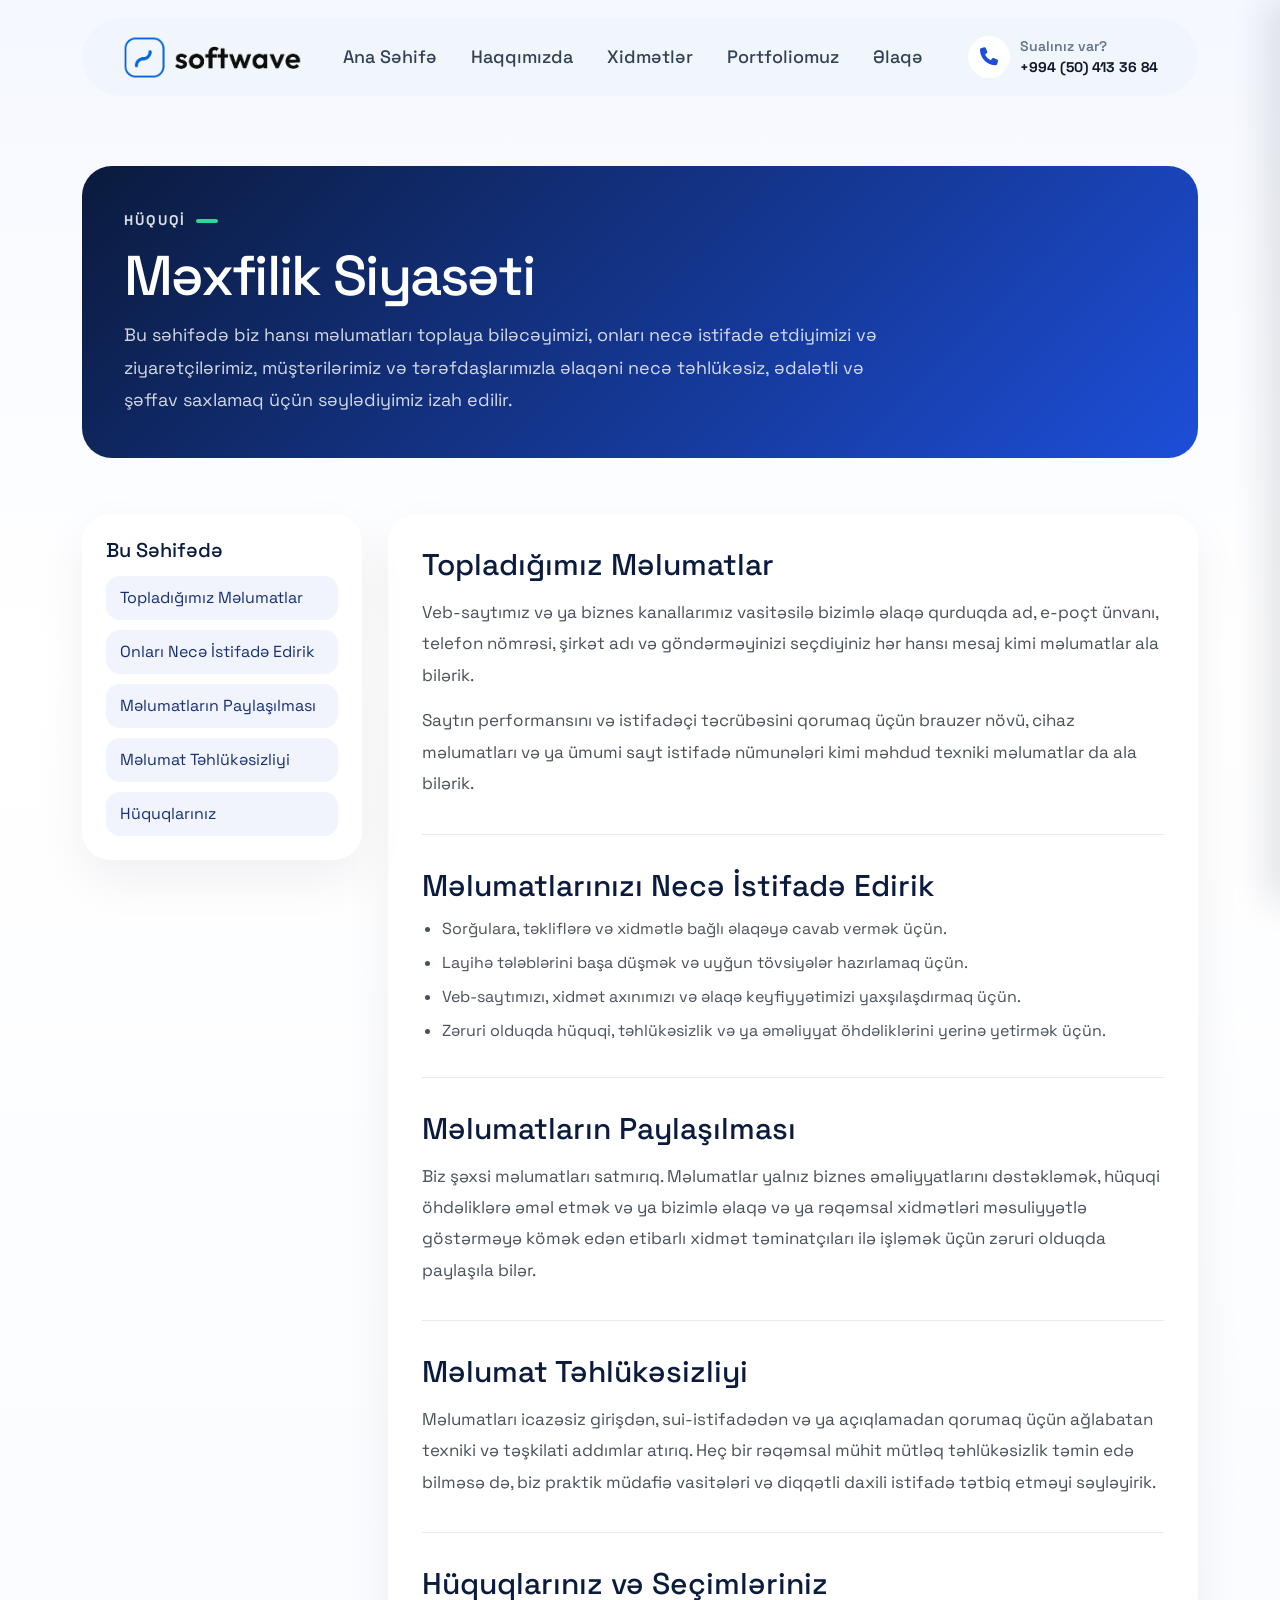
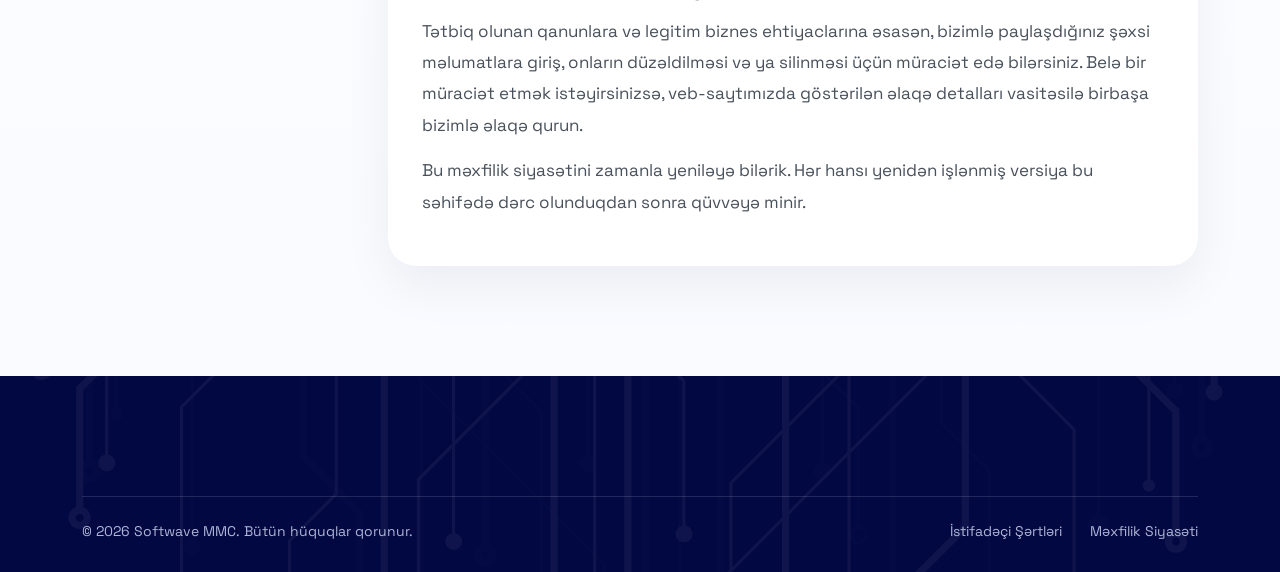
<file: privacy-policy.html>
<!DOCTYPE html>
<html lang="az" dir="ltr">

<head>
  <meta charset="UTF-8">
  <meta http-equiv="X-UA-Compatible" content="IE=edge">
  <meta name="viewport" content="width=device-width, initial-scale=1.0">
  <title>Məxfilik Siyasəti | Softwave</title>

  <link rel="shortcut icon" href="assets/images/favicon.svg" type="image/x-icon">
  <link rel="icon" href="assets/images/favicon.ico" type="image/x-icon">
  <link href="https://fonts.googleapis.com/css2?family=Space+Grotesk:wght@400;500;600;700&display=swap" rel="stylesheet">
  <link rel="stylesheet" href="https://cdnjs.cloudflare.com/ajax/libs/font-awesome/6.5.2/css/all.min.css">
  <link rel="stylesheet" href="https://cdn.jsdelivr.net/npm/bootstrap@5.3.3/dist/css/bootstrap.min.css">
  <link rel="stylesheet" href="assets/css/main.css">
</head>

<body class="sw--legal-page">
  <header class="sw--header">
    <div class="container">
      <div class="sw--header__bar">
        <a class="sw--header__logo" href="index.html" aria-label="Softwave">
          <img class="sw--header__logo-img" src="assets/images/logo/softwave-logo-main.png" alt="Softwave">
        </a>

        <nav class="sw--header__nav" aria-label="Əsas menyu">
          <ul class="sw--header__menu">
            <li><a class="sw--header__link" href="index.html#home">Ana Səhifə</a></li>
            <li><a class="sw--header__link" href="index.html#aboutus">Haqqımızda</a></li>
            <li><a class="sw--header__link" href="index.html#services">Xidmətlər</a></li>
            <li><a class="sw--header__link" href="index.html#projects">Portfoliomuz</a></li>
            <li><a class="sw--header__link" href="index.html#contact">Əlaqə</a></li>
          </ul>
        </nav>

        <a class="sw--header__help" href="tel:+994504133684" aria-label="Zəng et: +994 (50) 413 36 84">
          <span class="sw--header__help-icon" aria-hidden="true">
            <i class="fa-solid fa-phone"></i>
          </span>
          <span class="sw--header__help-text">
            <span class="sw--header__help-label">Sualınız var?</span>
            <span class="sw--header__help-number">+994 (50) 413 36 84</span>
          </span>
        </a>

        <button class="sw--header__burger" type="button" aria-label="Menünü aç" aria-expanded="false" aria-controls="sw--mobile-menu">
          <span aria-hidden="true"></span>
          <span aria-hidden="true"></span>
          <span aria-hidden="true"></span>
        </button>
      </div>
    </div>
  </header>

  <div class="sw--mobile-menu-overlay" data-close-menu></div>
  <aside class="sw--mobile-menu" id="sw--mobile-menu" aria-label="Mobil menyu">
    <div class="sw--mobile-menu__head">
      <a class="sw--mobile-menu__logo" href="index.html" aria-label="Softwave">
        <img src="assets/images/logo/softwave-logo-main.png" alt="Softwave">
      </a>
      <button class="sw--mobile-menu__close" type="button" aria-label="Menünü bağla" data-close-menu>
        <i class="fa-solid fa-xmark"></i>
      </button>
    </div>
    <nav class="sw--mobile-menu__nav" aria-label="Mobil əsas menyu">
      <ul class="sw--mobile-menu__list">
        <li><a class="sw--mobile-menu__link" href="index.html#home">Ana Səhifə</a></li>
        <li><a class="sw--mobile-menu__link" href="index.html#aboutus">Haqqımızda</a></li>
        <li><a class="sw--mobile-menu__link" href="index.html#services">Xidmətlər</a></li>
        <li><a class="sw--mobile-menu__link" href="index.html#projects">Portfoliomuz</a></li>
        <li><a class="sw--mobile-menu__link" href="index.html#contact">Əlaqə</a></li>
      </ul>
    </nav>
    <div class="sw--mobile-menu__foot">
      <a class="sw--mobile-menu__contact" href="tel:+994504133684">
        <span class="sw--header__help-icon" aria-hidden="true">
          <i class="fa-solid fa-phone"></i>
        </span>
        <span>
          <span class="sw--header__help-label">Sualınız var?</span>
          <span class="sw--header__help-number">+994 (50) 413 36 84</span>
        </span>
      </a>
    </div>
  </aside>

  <main>
    <section class="sw--legal-hero">
      <div class="container">
        <div class="sw--legal-hero__box">
          <span class="sw--legal-hero__eyebrow">Hüquqi</span>
          <h1 class="sw--legal-hero__title">Məxfilik Siyasəti</h1>
          <p class="sw--legal-hero__text">Bu səhifədə biz hansı məlumatları toplaya biləcəyimizi, onları necə istifadə etdiyimizi və ziyarətçilərimiz, müştərilərimiz və tərəfdaşlarımızla əlaqəni necə təhlükəsiz, ədalətli və şəffav saxlamaq üçün səylədiyimiz izah edilir.</p>
        </div>
      </div>
    </section>

    <section class="sw--legal-content">
      <div class="container">
        <div class="sw--legal-layout">
          <aside class="sw--legal-sidebar">
            <h2 class="sw--legal-sidebar__title">Bu Səhifədə</h2>
            <ul class="sw--legal-sidebar__list">
              <li><a class="sw--legal-sidebar__link" href="#information">Topladığımız Məlumatlar</a></li>
              <li><a class="sw--legal-sidebar__link" href="#usage">Onları Necə İstifadə Edirik</a></li>
              <li><a class="sw--legal-sidebar__link" href="#sharing">Məlumatların Paylaşılması</a></li>
              <li><a class="sw--legal-sidebar__link" href="#security">Məlumat Təhlükəsizliyi</a></li>
              <li><a class="sw--legal-sidebar__link" href="#rights">Hüquqlarınız</a></li>
            </ul>
          </aside>

          <article class="sw--legal-article">
            <section class="sw--legal-section" id="information">
              <h2 class="sw--legal-section__title">Topladığımız Məlumatlar</h2>
              <p class="sw--legal-section__text">Veb-saytımız və ya biznes kanallarımız vasitəsilə bizimlə əlaqə qurduqda ad, e-poçt ünvanı, telefon nömrəsi, şirkət adı və göndərməyinizi seçdiyiniz hər hansı mesaj kimi məlumatlar ala bilərik.</p>
              <p class="sw--legal-section__text">Saytın performansını və istifadəçi təcrübəsini qorumaq üçün brauzer növü, cihaz məlumatları və ya ümumi sayt istifadə nümunələri kimi məhdud texniki məlumatlar da ala bilərik.</p>
            </section>

            <section class="sw--legal-section" id="usage">
              <h2 class="sw--legal-section__title">Məlumatlarınızı Necə İstifadə Edirik</h2>
              <ul class="sw--legal-section__list">
                <li>Sorğulara, təkliflərə və xidmətlə bağlı əlaqəyə cavab vermək üçün.</li>
                <li>Layihə tələblərini başa düşmək və uyğun tövsiyələr hazırlamaq üçün.</li>
                <li>Veb-saytımızı, xidmət axınımızı və əlaqə keyfiyyətimizi yaxşılaşdırmaq üçün.</li>
                <li>Zəruri olduqda hüquqi, təhlükəsizlik və ya əməliyyat öhdəliklərini yerinə yetirmək üçün.</li>
              </ul>
            </section>

            <section class="sw--legal-section" id="sharing">
              <h2 class="sw--legal-section__title">Məlumatların Paylaşılması</h2>
              <p class="sw--legal-section__text">Biz şəxsi məlumatları satmırıq. Məlumatlar yalnız biznes əməliyyatlarını dəstəkləmək, hüquqi öhdəliklərə əməl etmək və ya bizimlə əlaqə və ya rəqəmsal xidmətləri məsuliyyətlə göstərməyə kömək edən etibarlı xidmət təminatçıları ilə işləmək üçün zəruri olduqda paylaşıla bilər.</p>
            </section>

            <section class="sw--legal-section" id="security">
              <h2 class="sw--legal-section__title">Məlumat Təhlükəsizliyi</h2>
              <p class="sw--legal-section__text">Məlumatları icazəsiz girişdən, sui-istifadədən və ya açıqlamadan qorumaq üçün ağlabatan texniki və təşkilati addımlar atırıq. Heç bir rəqəmsal mühit mütləq təhlükəsizlik təmin edə bilməsə də, biz praktik müdafiə vasitələri və diqqətli daxili istifadə tətbiq etməyi səyləyirik.</p>
            </section>

            <section class="sw--legal-section" id="rights">
              <h2 class="sw--legal-section__title">Hüquqlarınız və Seçimləriniz</h2>
              <p class="sw--legal-section__text">Tətbiq olunan qanunlara və legitim biznes ehtiyaclarına əsasən, bizimlə paylaşdığınız şəxsi məlumatlara giriş, onların düzəldilməsi və ya silinməsi üçün müraciət edə bilərsiniz. Belə bir müraciət etmək istəyirsinizsə, veb-saytımızda göstərilən əlaqə detalları vasitəsilə birbaşa bizimlə əlaqə qurun.</p>
              <p class="sw--legal-section__text">Bu məxfilik siyasətini zamanla yeniləyə bilərik. Hər hansı yenidən işlənmiş versiya bu səhifədə dərc olunduqdan sonra qüvvəyə minir.</p>
            </section>
          </article>
        </div>
      </div>
    </section>
  </main>

  <footer class="sw--footer">
    <div class="container">
      <div class="sw--footer__bottom">
        <p class="sw--footer__copyright">© 2026 Softwave MMC. Bütün hüquqlar qorunur.</p>
        <div class="sw--footer__bottom-links">
          <a class="sw--footer__bottom-link" href="terms-conditions.html">İstifadəçi Şərtləri</a>
          <a class="sw--footer__bottom-link" href="privacy-policy.html">Məxfilik Siyasəti</a>
        </div>
      </div>
    </div>
  </footer>

  <script src="assets/js/main.js"></script>
</body>

</html>
</file>
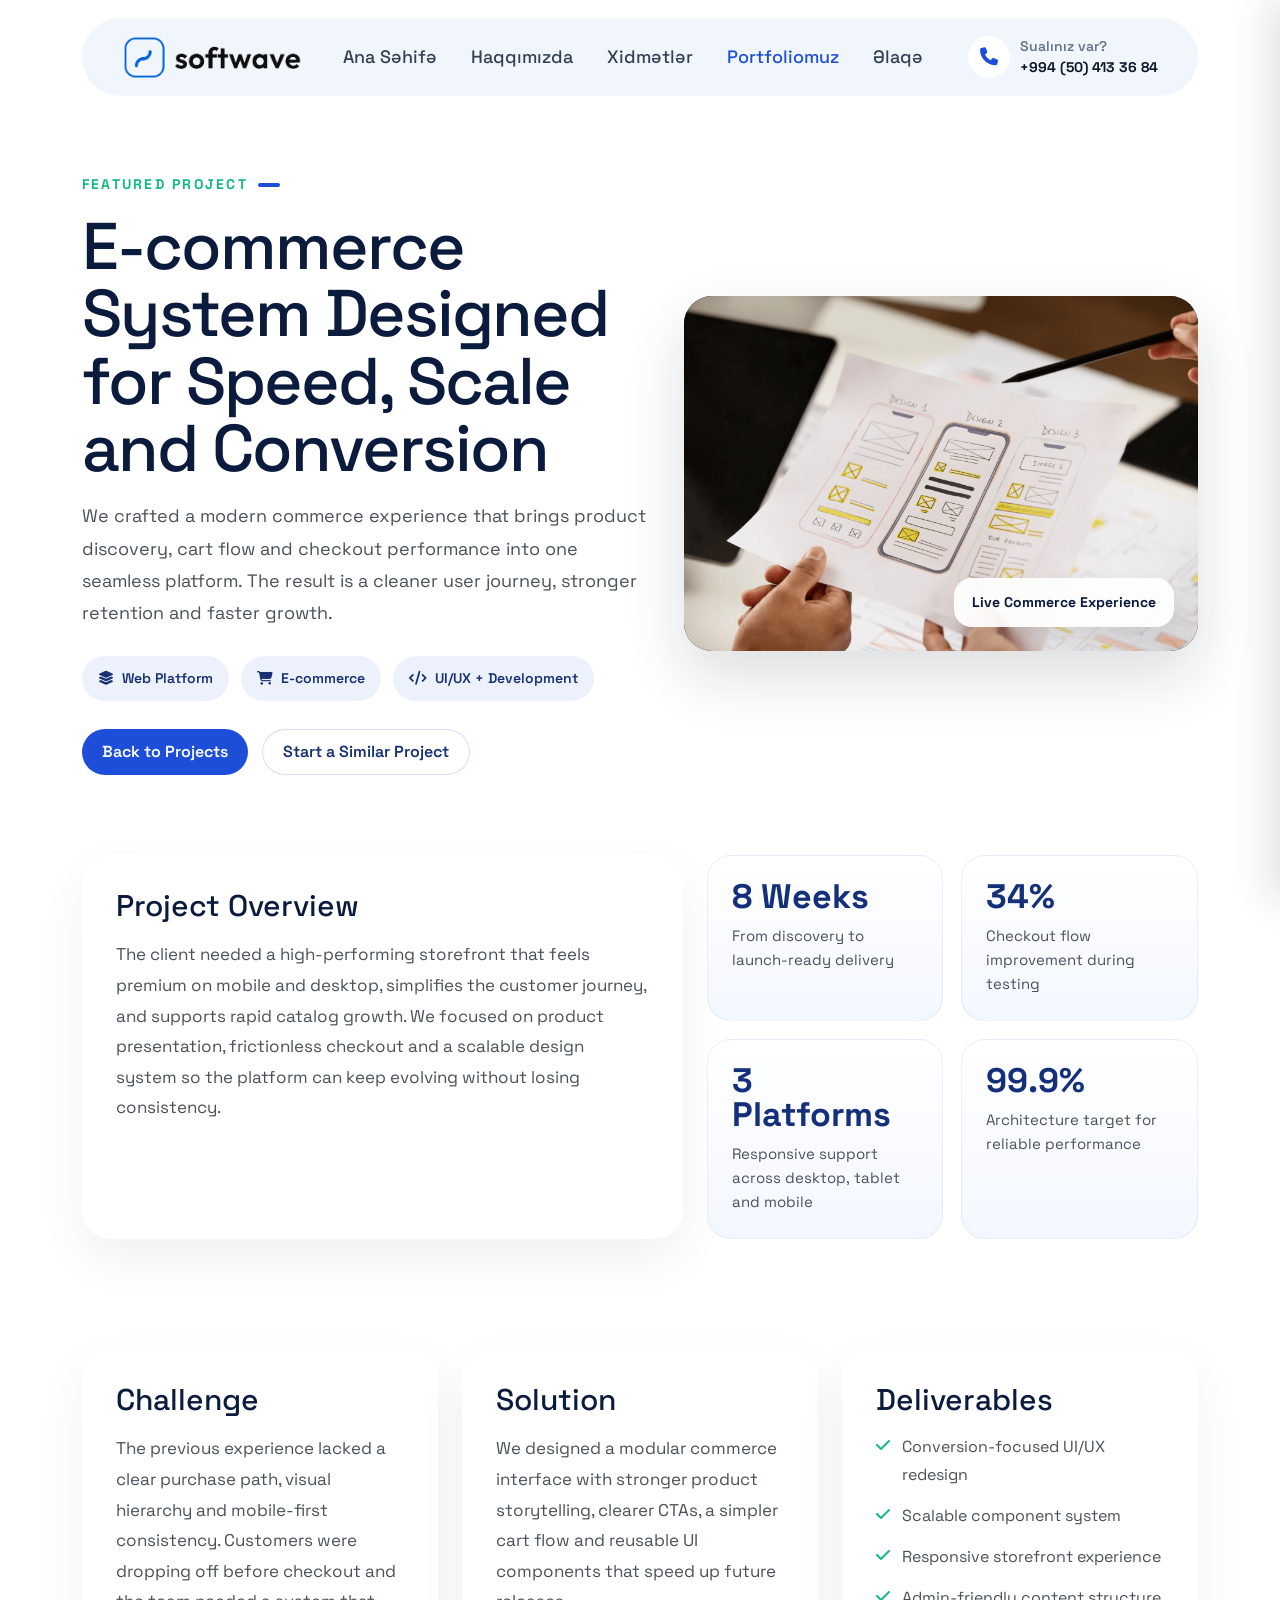
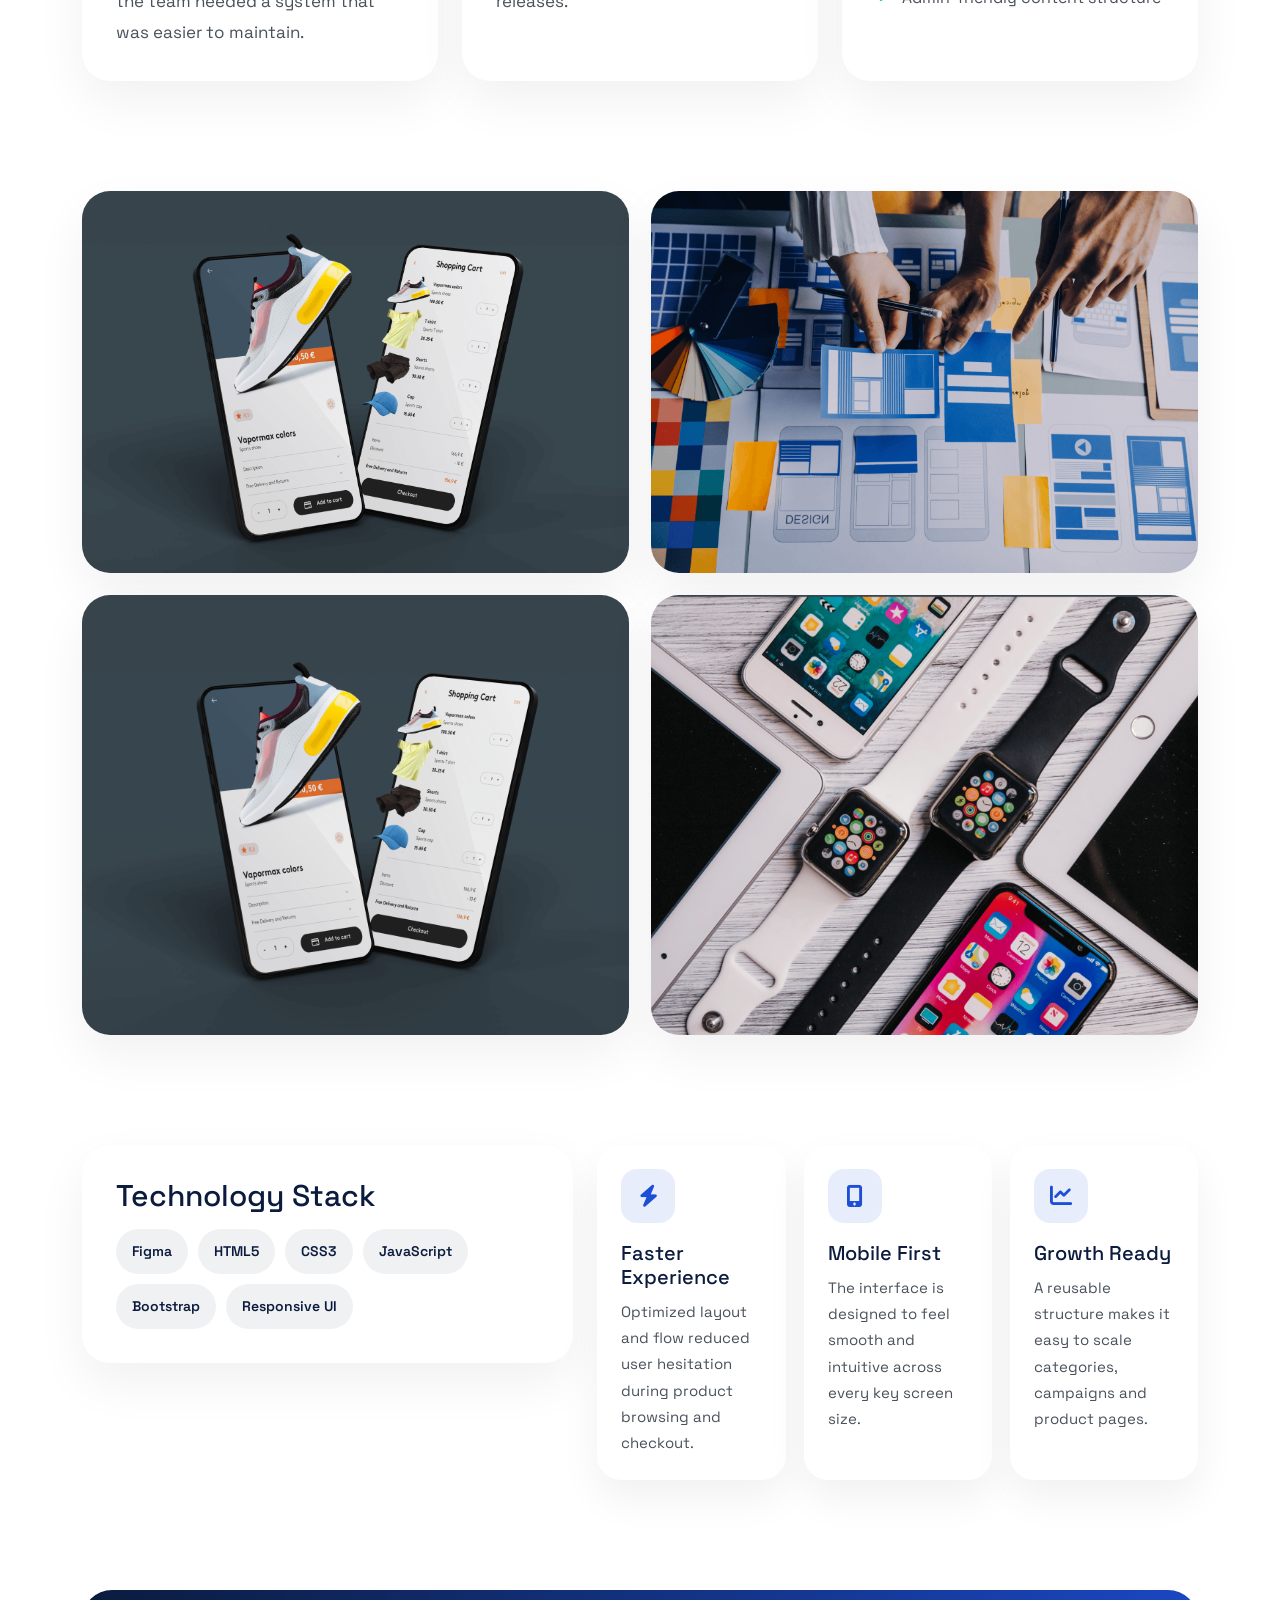
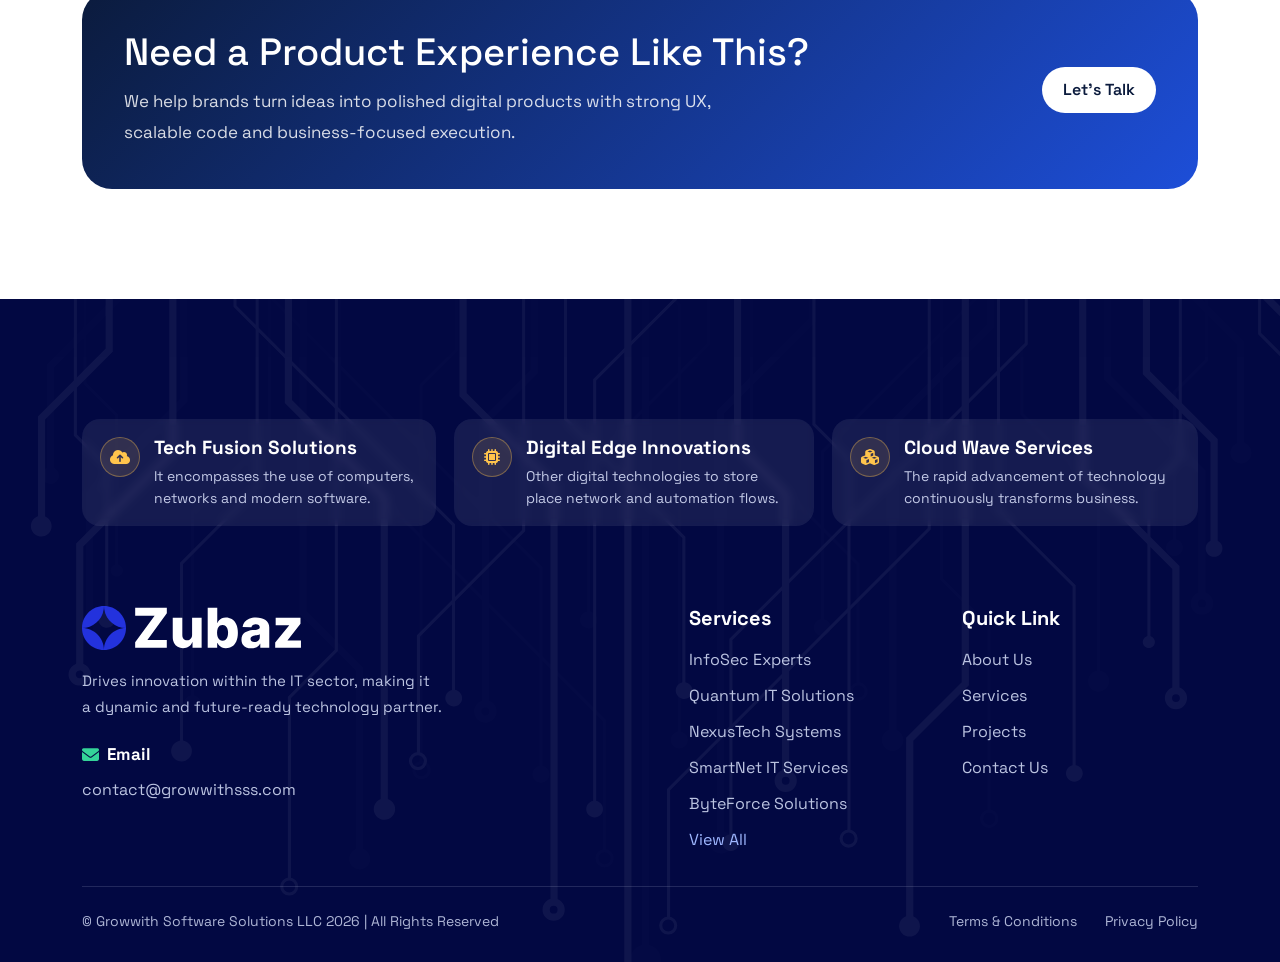
<file: project-details.html>
<!DOCTYPE html>
<html lang="az" dir="ltr">

<head>
  <meta charset="UTF-8">
  <meta http-equiv="X-UA-Compatible" content="IE=edge">
  <meta name="viewport" content="width=device-width, initial-scale=1.0">
  <title>Project Details | Softwave</title>

  <link rel="shortcut icon" href="assets/images/favicon.svg" type="image/x-icon">
  <link rel="icon" href="assets/images/favicon.ico" type="image/x-icon">

  <link href="https://fonts.googleapis.com/css2?family=Space+Grotesk:wght@400;500;600;700&display=swap" rel="stylesheet">
  <link rel="stylesheet" href="https://cdnjs.cloudflare.com/ajax/libs/font-awesome/6.5.2/css/all.min.css">
  <link rel="stylesheet" href="https://cdn.jsdelivr.net/npm/bootstrap@5.3.3/dist/css/bootstrap.min.css">
  <link rel="stylesheet" href="assets/css/main.css">
</head>

<body class="sw--project-page">
  <header class="sw--header">
    <div class="container">
      <div class="sw--header__bar">
        <a class="sw--header__logo" href="index.html" aria-label="Softwave">
          <img class="sw--header__logo-img" src="assets/images/logo/softwave-logo-main.png" alt="Softwave">
        </a>

        <nav class="sw--header__nav" aria-label="Əsas menyu">
          <ul class="sw--header__menu">
            <li><a class="sw--header__link" href="index.html#home">Ana Səhifə</a></li>
            <li><a class="sw--header__link" href="index.html#aboutus">Haqqımızda</a></li>
            <li><a class="sw--header__link" href="index.html#services">Xidmətlər</a></li>
            <li><a class="sw--header__link sw--is-active" href="index.html#projects">Portfoliomuz</a></li>
            <li><a class="sw--header__link" href="index.html#contact">Əlaqə</a></li>
          </ul>
        </nav>

        <a class="sw--header__help" href="tel:+994504133684" aria-label="Zəng et: +994 (50) 413 36 84">
          <span class="sw--header__help-icon" aria-hidden="true">
            <i class="fa-solid fa-phone"></i>
          </span>
          <span class="sw--header__help-text">
            <span class="sw--header__help-label">Sualınız var?</span>
            <span class="sw--header__help-number">+994 (50) 413 36 84</span>
          </span>
        </a>

        <button class="sw--header__burger" type="button" aria-label="Menünü aç" aria-expanded="false" aria-controls="sw--mobile-menu">
          <span aria-hidden="true"></span>
          <span aria-hidden="true"></span>
          <span aria-hidden="true"></span>
        </button>
      </div>
    </div>
  </header>

  <div class="sw--mobile-menu-overlay" data-close-menu></div>
  <aside class="sw--mobile-menu" id="sw--mobile-menu" aria-label="Mobil menyu">
    <div class="sw--mobile-menu__head">
      <a class="sw--mobile-menu__logo" href="index.html" aria-label="Softwave">
        <img src="assets/images/logo/softwave-logo-main.png" alt="Softwave">
      </a>
      <button class="sw--mobile-menu__close" type="button" aria-label="Menünü bağla" data-close-menu>
        <i class="fa-solid fa-xmark"></i>
      </button>
    </div>
    <nav class="sw--mobile-menu__nav" aria-label="Mobil əsas menyu">
      <ul class="sw--mobile-menu__list">
        <li><a class="sw--mobile-menu__link" href="index.html#home">Ana Səhifə</a></li>
        <li><a class="sw--mobile-menu__link" href="index.html#aboutus">Haqqımızda</a></li>
        <li><a class="sw--mobile-menu__link" href="index.html#services">Xidmətlər</a></li>
        <li><a class="sw--mobile-menu__link" href="index.html#projects">Portfoliomuz</a></li>
        <li><a class="sw--mobile-menu__link" href="index.html#contact">Əlaqə</a></li>
      </ul>
    </nav>
    <div class="sw--mobile-menu__foot">
      <a class="sw--mobile-menu__contact" href="tel:+994504133684">
        <span class="sw--header__help-icon" aria-hidden="true">
          <i class="fa-solid fa-phone"></i>
        </span>
        <span>
          <span class="sw--header__help-label">Sualınız var?</span>
          <span class="sw--header__help-number">+994 (50) 413 36 84</span>
        </span>
      </a>
    </div>
  </aside>

  <main>
    <section class="sw--project-hero">
      <div class="container">
        <div class="sw--project-hero__body">
          <div class="sw--project-hero__content">
            <span class="sw--project-hero__eyebrow">Featured Project</span>
            <h1 class="sw--project-hero__title">E-commerce System Designed for Speed, Scale and Conversion</h1>
            <p class="sw--project-hero__text">We crafted a modern commerce experience that brings product discovery, cart flow and checkout performance into one seamless platform. The result is a cleaner user journey, stronger retention and faster growth.</p>

            <div class="sw--project-hero__meta">
              <span class="sw--project-hero__chip"><i class="fa-solid fa-layer-group"></i> Web Platform</span>
              <span class="sw--project-hero__chip"><i class="fa-solid fa-cart-shopping"></i> E-commerce</span>
              <span class="sw--project-hero__chip"><i class="fa-solid fa-code"></i> UI/UX + Development</span>
            </div>

            <div class="sw--project-hero__actions">
              <a class="sw--btn sw--btn--primary" href="index.html#projects">Back to Projects</a>
              <a class="sw--btn sw--btn--ghost" href="index.html#contact">Start a Similar Project</a>
            </div>
          </div>

          <div class="sw--project-hero__media">
            <div class="sw--project-hero__card">
              <img class="sw--project-hero__image" src="assets/images/portfolio/p-details1.png" alt="Project preview">
              <span class="sw--project-hero__badge">Live Commerce Experience</span>
            </div>
          </div>
        </div>
      </div>
    </section>

    <section class="sw--project-overview">
      <div class="container">
        <div class="sw--project-overview__grid">
          <div class="sw--project-panel">
            <h2 class="sw--project-panel__title">Project Overview</h2>
            <p class="sw--project-panel__text">The client needed a high-performing storefront that feels premium on mobile and desktop, simplifies the customer journey, and supports rapid catalog growth. We focused on product presentation, frictionless checkout and a scalable design system so the platform can keep evolving without losing consistency.</p>
          </div>

          <div class="sw--project-stats">
            <div class="sw--project-stat">
              <span class="sw--project-stat__number">8 Weeks</span>
              <span class="sw--project-stat__label">From discovery to launch-ready delivery</span>
            </div>
            <div class="sw--project-stat">
              <span class="sw--project-stat__number">34%</span>
              <span class="sw--project-stat__label">Checkout flow improvement during testing</span>
            </div>
            <div class="sw--project-stat">
              <span class="sw--project-stat__number">3 Platforms</span>
              <span class="sw--project-stat__label">Responsive support across desktop, tablet and mobile</span>
            </div>
            <div class="sw--project-stat">
              <span class="sw--project-stat__number">99.9%</span>
              <span class="sw--project-stat__label">Architecture target for reliable performance</span>
            </div>
          </div>
        </div>
      </div>
    </section>

    <section class="sw--project-story">
      <div class="container">
        <div class="sw--project-story__grid">
          <div class="sw--project-panel sw--project-story__card">
            <h3 class="sw--project-panel__title">Challenge</h3>
            <p class="sw--project-panel__text">The previous experience lacked a clear purchase path, visual hierarchy and mobile-first consistency. Customers were dropping off before checkout and the team needed a system that was easier to maintain.</p>
          </div>

          <div class="sw--project-panel sw--project-story__card">
            <h3 class="sw--project-panel__title">Solution</h3>
            <p class="sw--project-panel__text">We designed a modular commerce interface with stronger product storytelling, clearer CTAs, a simpler cart flow and reusable UI components that speed up future releases.</p>
          </div>

          <div class="sw--project-panel sw--project-story__card">
            <h3 class="sw--project-panel__title">Deliverables</h3>
            <ul class="sw--project-list">
              <li><i class="fa-solid fa-check"></i><span>Conversion-focused UI/UX redesign</span></li>
              <li><i class="fa-solid fa-check"></i><span>Scalable component system</span></li>
              <li><i class="fa-solid fa-check"></i><span>Responsive storefront experience</span></li>
              <li><i class="fa-solid fa-check"></i><span>Admin-friendly content structure</span></li>
            </ul>
          </div>
        </div>
      </div>
    </section>

    <section class="sw--project-gallery">
      <div class="container">
        <div class="sw--project-gallery__grid">
          <div class="sw--project-gallery__item">
            <img src="assets/images/portfolio/p-details2.png" alt="Project gallery image one">
          </div>
          <div class="sw--project-gallery__item">
            <img src="assets/images/portfolio/p-details3.png" alt="Project gallery image two">
          </div>
          <div class="sw--project-gallery__item">
            <img src="assets/images/portfolio/p_1.png" alt="Project gallery image three">
          </div>
          <div class="sw--project-gallery__item">
            <img src="assets/images/portfolio/p_2.png" alt="Project gallery image four">
          </div>
        </div>
      </div>
    </section>

    <section class="sw--project-results">
      <div class="container">
        <div class="sw--project-results__grid">
          <div class="sw--project-panel">
            <h2 class="sw--project-panel__title">Technology Stack</h2>
            <div class="sw--project-tags">
              <span class="sw--project-tag">Figma</span>
              <span class="sw--project-tag">HTML5</span>
              <span class="sw--project-tag">CSS3</span>
              <span class="sw--project-tag">JavaScript</span>
              <span class="sw--project-tag">Bootstrap</span>
              <span class="sw--project-tag">Responsive UI</span>
            </div>
          </div>

          <div class="sw--project-results__cards">
            <article class="sw--project-result-card">
              <span class="sw--project-result-card__icon"><i class="fa-solid fa-bolt"></i></span>
              <h3 class="sw--project-result-card__title">Faster Experience</h3>
              <p class="sw--project-result-card__text">Optimized layout and flow reduced user hesitation during product browsing and checkout.</p>
            </article>

            <article class="sw--project-result-card">
              <span class="sw--project-result-card__icon"><i class="fa-solid fa-mobile-screen-button"></i></span>
              <h3 class="sw--project-result-card__title">Mobile First</h3>
              <p class="sw--project-result-card__text">The interface is designed to feel smooth and intuitive across every key screen size.</p>
            </article>

            <article class="sw--project-result-card">
              <span class="sw--project-result-card__icon"><i class="fa-solid fa-chart-line"></i></span>
              <h3 class="sw--project-result-card__title">Growth Ready</h3>
              <p class="sw--project-result-card__text">A reusable structure makes it easy to scale categories, campaigns and product pages.</p>
            </article>
          </div>
        </div>
      </div>
    </section>

    <section class="sw--project-cta">
      <div class="container">
        <div class="sw--project-cta__box">
          <div>
            <h2 class="sw--project-cta__title">Need a Product Experience Like This?</h2>
            <p class="sw--project-cta__text">We help brands turn ideas into polished digital products with strong UX, scalable code and business-focused execution.</p>
          </div>
          <a class="sw--btn sw--btn--ghost" href="index.html#contact">Let's Talk</a>
        </div>
      </div>
    </section>
  </main>

  <footer class="sw--footer">
    <div class="container">
      <div class="sw--footer__cards">
        <article class="sw--footer__card">
          <span class="sw--footer__card-icon">
            <i class="fa-solid fa-cloud-arrow-up"></i>
          </span>
          <div class="sw--footer__card-content">
            <h3 class="sw--footer__card-title">Tech Fusion Solutions</h3>
            <p class="sw--footer__card-text">It encompasses the use of computers, networks and modern software.</p>
          </div>
        </article>

        <article class="sw--footer__card">
          <span class="sw--footer__card-icon">
            <i class="fa-solid fa-microchip"></i>
          </span>
          <div class="sw--footer__card-content">
            <h3 class="sw--footer__card-title">Digital Edge Innovations</h3>
            <p class="sw--footer__card-text">Other digital technologies to store place network and automation flows.</p>
          </div>
        </article>

        <article class="sw--footer__card">
          <span class="sw--footer__card-icon">
            <i class="fa-solid fa-cubes"></i>
          </span>
          <div class="sw--footer__card-content">
            <h3 class="sw--footer__card-title">Cloud Wave Services</h3>
            <p class="sw--footer__card-text">The rapid advancement of technology continuously transforms business.</p>
          </div>
        </article>
      </div>

      <div class="sw--footer__main">
        <div class="sw--footer__brand">
          <a class="sw--footer__logo" href="index.html" aria-label="Softwave">
            <img class="sw--footer__logo-img" src="assets/images/logo/logo-white.svg" alt="Softwave">
          </a>
          <p class="sw--footer__brand-text">Drives innovation within the IT sector, making it a dynamic and future-ready technology partner.</p>

          <div class="sw--footer__contact">
            <span class="sw--footer__contact-label">
              <i class="fa-solid fa-envelope"></i>
              Email
            </span>
            <a class="sw--footer__contact-link" href="mailto:contact@growwithsss.com">contact@growwithsss.com</a>
          </div>
        </div>

        <div class="sw--footer__links">
          <div class="sw--footer__column">
            <h4 class="sw--footer__title">Services</h4>
            <ul class="sw--footer__list">
              <li><a class="sw--footer__link" href="index.html#services">InfoSec Experts</a></li>
              <li><a class="sw--footer__link" href="index.html#services">Quantum IT Solutions</a></li>
              <li><a class="sw--footer__link" href="index.html#services">NexusTech Systems</a></li>
              <li><a class="sw--footer__link" href="index.html#services">SmartNet IT Services</a></li>
              <li><a class="sw--footer__link" href="index.html#services">ByteForce Solutions</a></li>
              <li><a class="sw--footer__link sw--footer__link--highlight" href="index.html#services">View All</a></li>
            </ul>
          </div>

          <div class="sw--footer__column">
            <h4 class="sw--footer__title">Quick Link</h4>
            <ul class="sw--footer__list">
              <li><a class="sw--footer__link" href="index.html#aboutus">About Us</a></li>
              <li><a class="sw--footer__link" href="index.html#services">Services</a></li>
              <li><a class="sw--footer__link" href="index.html#projects">Projects</a></li>
              <li><a class="sw--footer__link" href="index.html#contact">Contact Us</a></li>
            </ul>
          </div>
        </div>
      </div>

      <div class="sw--footer__bottom">
        <p class="sw--footer__copyright">© Growwith Software Solutions LLC 2026 | All Rights Reserved</p>
        <div class="sw--footer__bottom-links">
          <a class="sw--footer__bottom-link" href="terms-conditions.html">Terms &amp; Conditions</a>
          <a class="sw--footer__bottom-link" href="privacy-policy.html">Privacy Policy</a>
        </div>
      </div>
    </div>
  </footer>

  <script src="assets/js/main.js"></script>
</body>

</html>
</file>
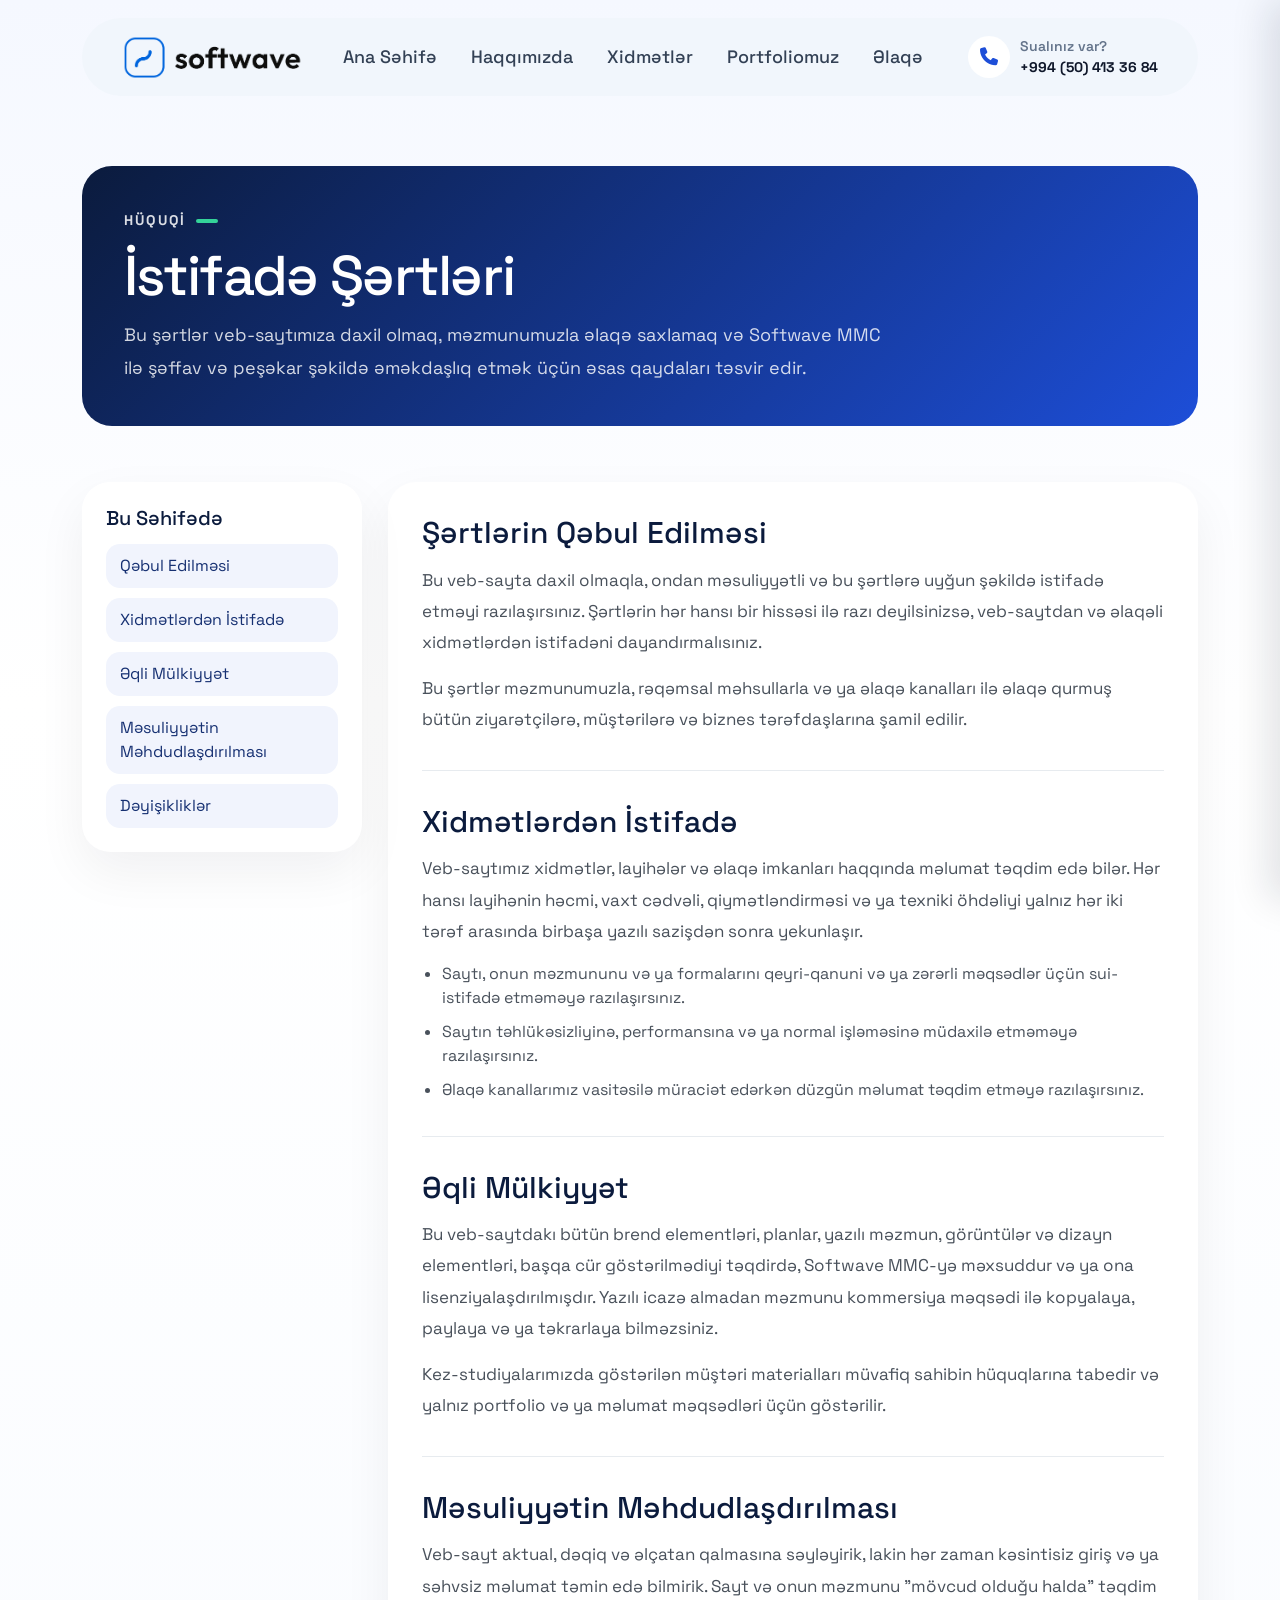
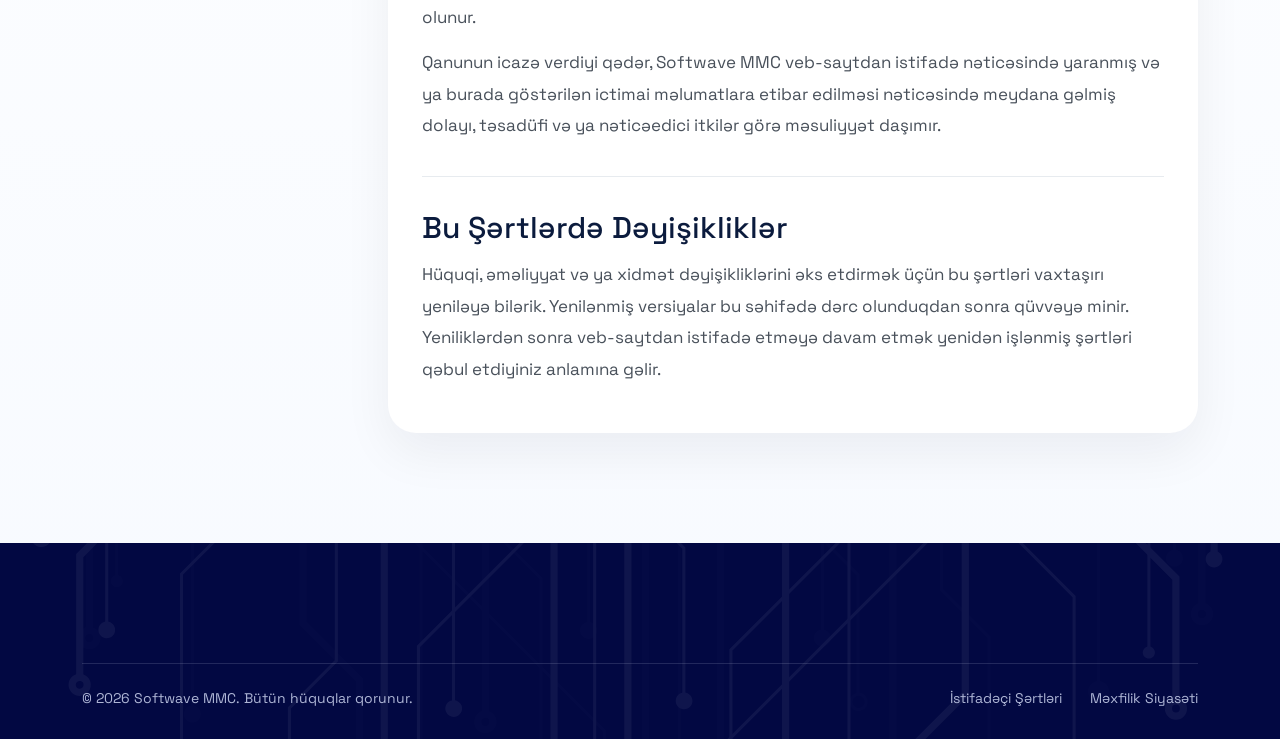
<file: terms-conditions.html>
<!DOCTYPE html>
<html lang="az" dir="ltr">

<head>
  <meta charset="UTF-8">
  <meta http-equiv="X-UA-Compatible" content="IE=edge">
  <meta name="viewport" content="width=device-width, initial-scale=1.0">
  <title>İstifadə Şərtləri | Softwave</title>

  <link rel="shortcut icon" href="assets/images/favicon.svg" type="image/x-icon">
  <link rel="icon" href="assets/images/favicon.ico" type="image/x-icon">
  <link href="https://fonts.googleapis.com/css2?family=Space+Grotesk:wght@400;500;600;700&display=swap" rel="stylesheet">
  <link rel="stylesheet" href="https://cdnjs.cloudflare.com/ajax/libs/font-awesome/6.5.2/css/all.min.css">
  <link rel="stylesheet" href="https://cdn.jsdelivr.net/npm/bootstrap@5.3.3/dist/css/bootstrap.min.css">
  <link rel="stylesheet" href="assets/css/main.css">
</head>

<body class="sw--legal-page">
  <header class="sw--header">
    <div class="container">
      <div class="sw--header__bar">
        <a class="sw--header__logo" href="index.html" aria-label="Softwave">
          <img class="sw--header__logo-img" src="assets/images/logo/softwave-logo-main.png" alt="Softwave">
        </a>

        <nav class="sw--header__nav" aria-label="Əsas menyu">
          <ul class="sw--header__menu">
            <li><a class="sw--header__link" href="index.html#home">Ana Səhifə</a></li>
            <li><a class="sw--header__link" href="index.html#aboutus">Haqqımızda</a></li>
            <li><a class="sw--header__link" href="index.html#services">Xidmətlər</a></li>
            <li><a class="sw--header__link" href="index.html#projects">Portfoliomuz</a></li>
            <li><a class="sw--header__link" href="index.html#contact">Əlaqə</a></li>
          </ul>
        </nav>

        <a class="sw--header__help" href="tel:+994504133684" aria-label="Zəng et: +994 (50) 413 36 84">
          <span class="sw--header__help-icon" aria-hidden="true">
            <i class="fa-solid fa-phone"></i>
          </span>
          <span class="sw--header__help-text">
            <span class="sw--header__help-label">Sualınız var?</span>
            <span class="sw--header__help-number">+994 (50) 413 36 84</span>
          </span>
        </a>

        <button class="sw--header__burger" type="button" aria-label="Menünü aç" aria-expanded="false" aria-controls="sw--mobile-menu">
          <span aria-hidden="true"></span>
          <span aria-hidden="true"></span>
          <span aria-hidden="true"></span>
        </button>
      </div>
    </div>
  </header>

  <div class="sw--mobile-menu-overlay" data-close-menu></div>
  <aside class="sw--mobile-menu" id="sw--mobile-menu" aria-label="Mobil menyu">
    <div class="sw--mobile-menu__head">
      <a class="sw--mobile-menu__logo" href="index.html" aria-label="Softwave">
        <img src="assets/images/logo/softwave-logo-main.png" alt="Softwave">
      </a>
      <button class="sw--mobile-menu__close" type="button" aria-label="Menünü bağla" data-close-menu>
        <i class="fa-solid fa-xmark"></i>
      </button>
    </div>
    <nav class="sw--mobile-menu__nav" aria-label="Mobil əsas menyu">
      <ul class="sw--mobile-menu__list">
        <li><a class="sw--mobile-menu__link" href="index.html#home">Ana Səhifə</a></li>
        <li><a class="sw--mobile-menu__link" href="index.html#aboutus">Haqqımızda</a></li>
        <li><a class="sw--mobile-menu__link" href="index.html#services">Xidmətlər</a></li>
        <li><a class="sw--mobile-menu__link" href="index.html#projects">Portfoliomuz</a></li>
        <li><a class="sw--mobile-menu__link" href="index.html#contact">Əlaqə</a></li>
      </ul>
    </nav>
    <div class="sw--mobile-menu__foot">
      <a class="sw--mobile-menu__contact" href="tel:+994504133684">
        <span class="sw--header__help-icon" aria-hidden="true">
          <i class="fa-solid fa-phone"></i>
        </span>
        <span>
          <span class="sw--header__help-label">Sualınız var?</span>
          <span class="sw--header__help-number">+994 (50) 413 36 84</span>
        </span>
      </a>
    </div>
  </aside>

  <main>
    <section class="sw--legal-hero">
      <div class="container">
        <div class="sw--legal-hero__box">
          <span class="sw--legal-hero__eyebrow">Hüquqi</span>
          <h1 class="sw--legal-hero__title">İstifadə Şərtləri</h1>
          <p class="sw--legal-hero__text">Bu şərtlər veb-saytımıza daxil olmaq, məzmunumuzla əlaqə saxlamaq və Softwave MMC ilə şəffav və peşəkar şəkildə əməkdaşlıq etmək üçün əsas qaydaları təsvir edir.</p>
        </div>
      </div>
    </section>

    <section class="sw--legal-content">
      <div class="container">
        <div class="sw--legal-layout">
          <aside class="sw--legal-sidebar">
            <h2 class="sw--legal-sidebar__title">Bu Səhifədə</h2>
            <ul class="sw--legal-sidebar__list">
              <li><a class="sw--legal-sidebar__link" href="#acceptance">Qəbul Edilməsi</a></li>
              <li><a class="sw--legal-sidebar__link" href="#services">Xidmətlərdən İstifadə</a></li>
              <li><a class="sw--legal-sidebar__link" href="#intellectual-property">Əqli Mülkiyyət</a></li>
              <li><a class="sw--legal-sidebar__link" href="#liability">Məsuliyyətin Məhdudlaşdırılması</a></li>
              <li><a class="sw--legal-sidebar__link" href="#changes">Dəyişikliklər</a></li>
            </ul>
          </aside>

          <article class="sw--legal-article">
            <section class="sw--legal-section" id="acceptance">
              <h2 class="sw--legal-section__title">Şərtlərin Qəbul Edilməsi</h2>
              <p class="sw--legal-section__text">Bu veb-sayta daxil olmaqla, ondan məsuliyyətli və bu şərtlərə uyğun şəkildə istifadə etməyi razılaşırsınız. Şərtlərin hər hansı bir hissəsi ilə razı deyilsinizsə, veb-saytdan və əlaqəli xidmətlərdən istifadəni dayandırmalısınız.</p>
              <p class="sw--legal-section__text">Bu şərtlər məzmunumuzla, rəqəmsal məhsullarla və ya əlaqə kanalları ilə əlaqə qurmuş bütün ziyarətçilərə, müştərilərə və biznes tərəfdaşlarına şamil edilir.</p>
            </section>

            <section class="sw--legal-section" id="services">
              <h2 class="sw--legal-section__title">Xidmətlərdən İstifadə</h2>
              <p class="sw--legal-section__text">Veb-saytımız xidmətlər, layihələr və əlaqə imkanları haqqında məlumat təqdim edə bilər. Hər hansı layihənin həcmi, vaxt cədvəli, qiymətləndirməsi və ya texniki öhdəliyi yalnız hər iki tərəf arasında birbaşa yazılı sazişdən sonra yekunlaşır.</p>
              <ul class="sw--legal-section__list">
                <li>Saytı, onun məzmununu və ya formalarını qeyri-qanuni və ya zərərli məqsədlər üçün sui-istifadə etməməyə razılaşırsınız.</li>
                <li>Saytın təhlükəsizliyinə, performansına və ya normal işləməsinə müdaxilə etməməyə razılaşırsınız.</li>
                <li>Əlaqə kanallarımız vasitəsilə müraciət edərkən düzgün məlumat təqdim etməyə razılaşırsınız.</li>
              </ul>
            </section>

            <section class="sw--legal-section" id="intellectual-property">
              <h2 class="sw--legal-section__title">Əqli Mülkiyyət</h2>
              <p class="sw--legal-section__text">Bu veb-saytdakı bütün brend elementləri, planlar, yazılı məzmun, görüntülər və dizayn elementləri, başqa cür göstərilmədiyi təqdirdə, Softwave MMC-yə məxsuddur və ya ona lisenziyalaşdırılmışdır. Yazılı icazə almadan məzmunu kommersiya məqsədi ilə kopyalaya, paylaya və ya təkrarlaya bilməzsiniz.</p>
              <p class="sw--legal-section__text">Kez-studiyalarımızda göstərilən müştəri materialları müvafiq sahibin hüquqlarına tabedir və yalnız portfolio və ya məlumat məqsədləri üçün göstərilir.</p>
            </section>

            <section class="sw--legal-section" id="liability">
              <h2 class="sw--legal-section__title">Məsuliyyətin Məhdudlaşdırılması</h2>
              <p class="sw--legal-section__text">Veb-sayt aktual, dəqiq və əlçatan qalmasına səyləyirik, lakin hər zaman kəsintisiz giriş və ya səhvsiz məlumat təmin edə bilmirik. Sayt və onun məzmunu "mövcud olduğu halda" təqdim olunur.</p>
              <p class="sw--legal-section__text">Qanunun icazə verdiyi qədər, Softwave MMC veb-saytdan istifadə nəticəsində yaranmış və ya burada göstərilən ictimai məlumatlara etibar edilməsi nəticəsində meydana gəlmiş dolayı, təsadüfi və ya nəticəedici itkilər görə məsuliyyət daşımır.</p>
            </section>

            <section class="sw--legal-section" id="changes">
              <h2 class="sw--legal-section__title">Bu Şərtlərdə Dəyişikliklər</h2>
              <p class="sw--legal-section__text">Hüquqi, əməliyyat və ya xidmət dəyişikliklərini əks etdirmək üçün bu şərtləri vaxtaşırı yeniləyə bilərik. Yenilənmiş versiyalar bu səhifədə dərc olunduqdan sonra qüvvəyə minir. Yeniliklərdən sonra veb-saytdan istifadə etməyə davam etmək yenidən işlənmiş şərtləri qəbul etdiyiniz anlamına gəlir.</p>
            </section>
          </article>
        </div>
      </div>
    </section>
  </main>

  <footer class="sw--footer">
    <div class="container">
      <div class="sw--footer__bottom">
        <p class="sw--footer__copyright">© 2026 Softwave MMC. Bütün hüquqlar qorunur.</p>
        <div class="sw--footer__bottom-links">
          <a class="sw--footer__bottom-link" href="terms-conditions.html">İstifadəçi Şərtləri</a>
          <a class="sw--footer__bottom-link" href="privacy-policy.html">Məxfilik Siyasəti</a>
        </div>
      </div>
    </div>
  </footer>

  <script src="assets/js/main.js"></script>
</body>

</html>
</file>
<file: assets/css/main.css>
:root {
  --sw--container: 1200px;
  --sw--shadow: 0 10px 30px rgba(15, 23, 42, 0.08);
  --sw--text: #0f172a;
  --sw--muted: #64748b;
  --sw-paragraph-color: #49515B;
  --sw--primary: #1d4ed8;
  --sw--bg: #F1F6FC;
  --sw--surface: #ffffff;
}

body {
  margin: 0;
  font-family: "Space Grotesk", sans-serif;
  color: var(--sw--text);
  padding-top: 118px;
  /* background: var(--sw--bg); */
}

.sw--header {
  position: fixed;
  top: 0;
  left: 0;
  width: 100%;
  z-index: 1000;
  padding: 18px 16px;
  background: transparent;
  transition: padding 0.3s ease, background-color 0.3s ease, box-shadow 0.3s ease;
}

.sw--header__bar {
  /* max-width: var(--sw--container);
  margin: 0 auto; */
  background: var(--sw--bg);
  border-radius: 999px;
  box-shadow: 0 0 0 rgba(15, 23, 42, 0);
  padding: 10px 40px;
  display: flex;
  align-items: center;
  gap: 18px;
  transition: padding 0.3s ease, background-color 0.3s ease, box-shadow 0.3s ease, transform 0.3s ease;
}

.sw--header__logo {
  display: inline-flex;
  align-items: center;
  text-decoration: none;
  flex: 0 0 auto;
}

.sw--header__logo-img {
  height: 45px;
  width: auto;
  display: block;
  transition: height 0.3s ease;
}

.sw--header__nav {
  flex: 1 1 auto;
  display: flex;
  justify-content: center;
}

.sw--header__menu {
  list-style: none;
  margin: 0;
  padding: 0;
  display: flex;
  align-items: center;
  gap: 22px;
  flex-wrap: wrap;
  justify-content: center;
}

.sw--header__link {
  color: #334155;
  text-decoration: none;
  font-weight: 500;
  font-size: 18px;
  line-height: 58px;
  padding: 10px 6px;
  border-radius: 10px;
  transition: color 150ms ease, background-color 150ms ease, line-height 0.3s ease, font-size 0.3s ease;
}

.sw--header__link:hover {
  color: var(--sw--primary);
  background: rgba(29, 78, 216, 0.06);
}

.sw--header__link.sw--is-active {
  color: var(--sw--primary);
}

.sw--header__help {
  display: inline-flex;
  align-items: center;
  gap: 10px;
  text-decoration: none;
  color: inherit;
  flex: 0 0 auto;
  padding-left: 6px;
  transition: transform 0.3s ease;
}
.sw--header__help:hover .sw--header__help-icon {
  background-color: var(--sw--primary);
}
.sw--header__help:hover .sw--header__help-icon i {
  color: var(--sw--surface);
}

.sw--header__help-icon {
  width: 42px;
  height: 42px;
  border-radius: 999px;
  background: var(--sw--surface);
  display: inline-flex;
  align-items: center;
  justify-content: center;
  transition: all 0.3s;
}

.sw--header__help-icon i {
  font-size: 18px;
  color: var(--sw--primary);
  line-height: 1;
  transition: all 0.3s;
}

.sw--header__help-text {
  display: flex;
  flex-direction: column;
  gap: 5px;
  line-height: 1.1;
}

.sw--header__help-label {
  font-size: 14px;
  color: var(--sw--muted);
  font-weight: 600;
}

.sw--header__help-number {
  font-size: 14px;
  font-weight: 700;
  color: var(--sw--text);
  white-space: nowrap;
}

.sw--header.sw--is-scrolled {
  padding-top: 8px;
  padding-bottom: 8px;
  background: #fff;
  box-shadow: 0 10px 28px rgba(15, 23, 42, 0.06);
  backdrop-filter: blur(12px);
}

.sw--header.sw--is-scrolled .sw--header__bar {
  background: #ffffff;
  /* box-shadow: 0 12px 28px rgba(15, 23, 42, 0.08); */
  padding: 6px 0;
}

/* .sw--header.sw--is-scrolled .sw--header__logo-img {
  height: 45px;
} */

.sw--header.sw--is-scrolled .sw--header__link {
  font-size: 16px;
  line-height: 54px;
}

.sw--header.sw--is-scrolled .sw--header__help {
  transform: scale(0.96);
}

.sw--header__burger {
  display: none;
  width: 44px;
  height: 44px;
  border: none;
  background: transparent;
  padding: 10px;
  border-radius: 999px;
  cursor: pointer;
  flex: 0 0 auto;
  flex-direction: column;
  align-items: center;
  justify-content: center;
  gap: 5px;
  transition: background-color 0.2s ease;
}

.sw--header__burger:hover {
  background: rgba(29, 78, 216, 0.08);
}

.sw--header__burger span {
  display: block;
  width: 22px;
  height: 2px;
  background: var(--sw--text);
  border-radius: 999px;
  transition: transform 0.25s ease, opacity 0.2s ease;
}

body.sw--menu-open .sw--header__burger span:nth-child(1) {
  transform: translateY(7px) rotate(45deg);
}

body.sw--menu-open .sw--header__burger span:nth-child(2) {
  opacity: 0;
}

body.sw--menu-open .sw--header__burger span:nth-child(3) {
  transform: translateY(-7px) rotate(-45deg);
}

.sw--mobile-menu-overlay {
  position: fixed;
  inset: 0;
  background: rgba(15, 23, 42, 0.45);
  backdrop-filter: blur(2px);
  opacity: 0;
  pointer-events: none;
  z-index: 999;
  transition: opacity 0.25s ease;
}

body.sw--menu-open .sw--mobile-menu-overlay {
  opacity: 1;
  pointer-events: auto;
}

.sw--mobile-menu {
  position: fixed;
  top: 0;
  right: 0;
  width: min(86%, 360px);
  height: 100vh;
  height: 100dvh;
  background: #ffffff;
  z-index: 1001;
  display: flex;
  flex-direction: column;
  transform: translateX(100%);
  transition: transform 0.3s ease;
  box-shadow: -12px 0 36px rgba(15, 23, 42, 0.12);
}

body.sw--menu-open .sw--mobile-menu {
  transform: translateX(0);
}

.sw--mobile-menu__head {
  display: flex;
  align-items: center;
  justify-content: space-between;
  padding: 20px 22px;
  border-bottom: 1px solid rgba(15, 23, 42, 0.08);
}

.sw--mobile-menu__logo img {
  height: 38px;
  width: auto;
  display: block;
}

.sw--mobile-menu__close {
  width: 40px;
  height: 40px;
  border: none;
  background: rgba(15, 23, 42, 0.06);
  border-radius: 999px;
  cursor: pointer;
  color: var(--sw--text);
  font-size: 18px;
  display: inline-flex;
  align-items: center;
  justify-content: center;
  transition: background-color 0.2s ease;
}

.sw--mobile-menu__close:hover {
  background: rgba(15, 23, 42, 0.12);
}

.sw--mobile-menu__nav {
  flex: 1 1 auto;
  overflow-y: auto;
  padding: 16px 6px 16px 10px;
}

.sw--mobile-menu__list {
  list-style: none;
  margin: 0;
  padding: 0;
  display: flex;
  flex-direction: column;
  gap: 2px;
}

.sw--mobile-menu__link {
  display: block;
  text-decoration: none;
  color: #0f172a;
  font-size: 18px;
  font-weight: 600;
  padding: 14px 16px;
  border-radius: 12px;
  transition: background-color 0.2s ease, color 0.2s ease;
}

.sw--mobile-menu__link:hover,
.sw--mobile-menu__link.sw--is-active {
  background: rgba(29, 78, 216, 0.08);
  color: var(--sw--primary);
}

.sw--mobile-menu__foot {
  padding: 16px 20px 24px;
  border-top: 1px solid rgba(15, 23, 42, 0.08);
}

.sw--mobile-menu__contact {
  display: inline-flex;
  align-items: center;
  gap: 12px;
  text-decoration: none;
  color: inherit;
  width: 100%;
  padding: 10px 12px;
  border-radius: 14px;
  background: var(--sw--surface);
  transition: background-color 0.2s ease;
}

.sw--mobile-menu__contact:hover {
  background: rgba(29, 78, 216, 0.08);
}

body.sw--menu-open {
  overflow: hidden;
}

@media (max-width: 1200px) {
  .sw--header__bar {
    padding: 10px 20px;
  }
  .sw--header__link {
    font-size: 16px;
    line-height: 32px;
  }
}

@media (max-width: 992px) {
  /* body {
    padding-top: 100px;
  } */
   .sw--header {
    padding: 14px 0;
   }

  .sw--header__nav,
  .sw--header__help {
    display: none;
  }

  .sw--header__burger {
    display: inline-flex;
  }

  .sw--header.sw--is-scrolled .sw--header__bar {
    padding: 0 !important;
  }
  .sw--header__bar {
    padding: 10px 15px;
    justify-content: space-between;
  }

  .sw--header.sw--is-scrolled .sw--header__logo-img {
    height: 32px;
  }
}

@media (max-width: 480px) {
  /* .sw--header {
    padding: 14px 10px;
  } */

  .sw--header__bar {
    padding: 8px 14px !important;
  }

  .sw--header__logo-img {
    height: 36px;
  }

  body {
    padding-top: 82px;
  }
}

.sw--btn {
  display: inline-flex;
  align-items: center;
  gap: 10px;
  text-decoration: none;
  border-radius: 999px;
  padding: 14px 20px;
  font-weight: 600;
  font-size: 16px;
  line-height: 1;
  transition: transform 150ms ease, background-color 150ms ease, color 150ms ease, box-shadow 150ms ease;
  outline: none;
  border: none;
}

.sw--btn--primary {
  background: var(--sw--primary);
  color: var(--sw--surface);
  /* box-shadow: 0 12px 22px rgba(29, 78, 216, 0.22); */
}

.sw--btn--primary:hover {
  transform: translateY(-1px);  
  box-shadow: 0 14px 26px rgba(29, 78, 216, 0.28);
}





/* BANNER CSS START */

.sw--banner {
  position: relative;
  overflow: hidden;
  /* padding: 20px 0; */
}

.sw--banner__bg-shape {
  position: absolute;
  left: -260px;
  top: 50%;
  transform: translateY(-50%);
  width: 640px;
  height: auto;
  opacity: 0.5;
  pointer-events: none;
  user-select: none;
}

.sw--banner__body {
  display: flex;
  align-items: center;
  justify-content: space-between;
  gap: 40px;
}

.sw--banner__content {
  flex: 1 1 50%;
  display: flex;
  flex-direction: column;
  gap: 24px;
  align-items: flex-start;
}

.sw--banner__title {
  font-size: 74px;
  line-height: 1.05;
  letter-spacing: -0.02em;
  color: #0b1b3d;
  font-weight: 700;
}

.sw--banner__text {
  max-width: 520px;
  font-size: 18px;
  line-height: 1.7;
  font-weight: 500;
  color: var(---sw-paragraph-color);
  font-style: italic;
  letter-spacing: -0.36px;
}

.sw--banner__media {
  flex: 0 1 60%;
  display: flex;
  justify-content: flex-end;
  position: relative;
}

/* .sw--banner__media::before {
  content: "";
  position: absolute;
  right: 64px;
  top: 50%;
  transform: translateY(-50%);
  width: 440px;
  height: 440px;
  border-radius: 999px;
  border: 1px solid rgba(100, 116, 139, 0.25);
  background: radial-gradient(circle at 30% 30%, rgba(29, 78, 216, 0.06), transparent 60%);
} */

.sw--banner__image {
  width: 100%;
  max-width: 100%;
  height: auto;
  display: block;
  position: relative;
  z-index: 1;
}

@media (max-width: 1000px) {
  .sw--banner__body {
    flex-direction: column;
    align-items: flex-start;
    gap: 0;
  }

  .sw--banner__media {
    width: 100%;
    justify-content: center;
  }

  .sw--banner__media::before {
    right: 50%;
    transform: translate(50%, -50%);
  }
}

@media (max-width: 600px) {
  .sw--banner {
    padding-top: 40px;
  }

  .sw--banner__title {
    font-size: 40px;
  }

  .sw--banner__media::before {
    width: 300px;
    height: 300px;
  }
}

/* SECTION HEADING */

.sw--section-heading {
  max-width: 600px;
}

.sw--section-heading__eyebrow {
  display: inline-flex;
  align-items: center;
  gap: 12px;
  margin-bottom: 14px;
  font-size: 14px;
  font-weight: 700;
  line-height: 1;
  letter-spacing: 0.16em;
  text-transform: uppercase;
  color: #13b981;
}

.sw--section-heading__eyebrow::after {
  content: "";
  width: 22px;
  height: 4px;
  border-radius: 999px;
  background: var(--sw--primary);
}

.sw--section-heading__title {
  margin: 0;
  font-size: 58px;
  line-height: 1.08;
  letter-spacing: -0.02em;
  color: #0b1b3d;
  font-weight: 700;
}

/* SERVICES */

.sw--services {
  position: relative;
  padding: 110px 0 120px;
  background-color: #ffffff;
  overflow: hidden;
  background-image: url(../../assets/images/service-bg.png);
  background-size: cover;
  background-repeat: no-repeat;
  background-color: var(--sw--surface);
  background-position: center;
}


.sw--services .container {
  position: relative;
  z-index: 1;
}

.sw--services__top {
  display: flex;
  align-items: flex-end;
  justify-content: space-between;
  gap: 30px;
  margin-bottom: 48px;
}

.sw--services__arrows {
  display: inline-flex;
  align-items: center;
  gap: 12px;
  flex: 0 0 auto;
}

.sw--services__arrow {
  width: 52px;
  height: 52px;
  border-radius: 14px;
  border: 2px solid #3c465f;
  background: var(--sw--surface);
  color: #0b1b3d;
  display: inline-flex;
  align-items: center;
  justify-content: center;
  transition: all 0.2s ease;
}

.sw--services__arrow:hover {
  background: #0b1b3d;
  color: var(--sw--surface);
}

.sw--services__arrow.slick-disabled {
  opacity: 0.45;
  cursor: default;
}

.sw--services__slider {
  margin: 0 -12px;
}

.sw--services__slider .slick-track {
  display: flex !important;
}

.sw--services__slider .slick-slide {
  height: inherit;
}

/* .sw--services__slider .slick-slide > div {
  height: 100%;
  padding: 0 12px;
} */

.sw--service-card {
  height: 100%;
  padding: 40px;
  border-radius: 20px;
  border: 1px solid #d9dee7;
  background: var(--sw--surface);
  display: flex !important;
  flex-direction: column;
  gap: 40px;
  transition: border-color 0.2s ease, box-shadow 0.2s ease, transform 0.2s ease;
  margin: 0 12px;
}

.sw--service-card:hover {
  border-color: #243c88;
}

.sw--service-card__icon {
  width: 80px;
  height: 80px;
  border-radius: 14px;
  display: inline-flex;
  align-items: center;
  justify-content: center;
  color: var(--sw--surface);
  font-size: 24px;
}

.sw--service-card__icon--green {
  background: #19b17b;
}

.sw--service-card__icon--blue {
  background: #2b37d9;
}

.sw--service-card__icon--yellow {
  background: #f2b51d;
}

.sw--service-card__icon--purple {
  background: #6d28d9;
}

.sw--service-card__icon--cyan {
  background: #0891b2;
}

.sw--service-card__title {
  font-size: 22px;
  line-height: 1.2;
  font-weight: 700;
  color: #1d275f;
}

@media (max-width: 991px) {
  .sw--section-heading__title {
    font-size: 44px;
  }

  .sw--services {
    padding: 90px 0 100px;
  }

  .sw--services__top {
    align-items: flex-start;
    flex-direction: column;
  }
}

@media (max-width: 767px) {
  .sw--services {
    padding: 70px 0 80px;
  }

  .sw--services__top {
    margin-bottom: 34px;
  }

  .sw--services__arrows {
    display: none;
  }

  .sw--section-heading__title {
    font-size: 34px;
  }

  .sw--service-card {
    min-height: 220px;
    padding: 24px;
  }

  .sw--service-card__title {
    font-size: 24px;
  }
}


/* PROJECTS */

.sw--projects {
  position: relative;
  padding: 110px 0 120px;
  background-color: #ffffff;
  overflow: hidden;
  /* background-image: url(../../assets/images/service-bg.png);
  background-size: cover;
  background-repeat: no-repeat;
  background-color: var(--sw--surface);
  background-position: center; */
}


.sw--projects .container {
  position: relative;
  z-index: 1;
}

.sw--projects__top {
  display: flex;
  align-items: flex-end;
  justify-content: space-between;
  gap: 30px;
  margin-bottom: 48px;
}

.sw--projects__arrows {
  display: inline-flex;
  align-items: center;
  gap: 12px;
  flex: 0 0 auto;
}

.sw--projects__arrow {
  width: 52px;
  height: 52px;
  border-radius: 14px;
  border: 2px solid #3c465f;
  background: var(--sw--surface);
  color: #0b1b3d;
  display: inline-flex;
  align-items: center;
  justify-content: center;
  transition: all 0.2s ease;
}

.sw--projects__arrow:hover {
  background: #0b1b3d;
  color: var(--sw--surface);
}

.sw--projects__arrow.slick-disabled {
  opacity: 0.45;
  cursor: default;
}

.sw--projects__slider {
  margin: 0 -12px;
}

.sw--projects__slider .slick-track {
  display: flex !important;
}

.sw--projects__slider .slick-slide {
  height: inherit;
}

/* .sw--projects__slider .slick-slide > div {
  height: 100%;
  padding: 0 12px;
} */

.sw--project-card {
  height: 100%;
  aspect-ratio: 21 / 9;
  border-radius: 20px;
  /* border: 1px solid rgba(17, 24, 39, 0.08); */
  background: #24313d;
  display: block !important;
  position: relative;
  overflow: hidden;
  transition: transform 0.25s ease, box-shadow 0.25s ease;
  margin: 0 12px;
}

.sw--project-card:hover {
  transform: translateY(-4px);
  /* box-shadow: 0 20px 48px rgba(15, 23, 42, 0.18); */
}

.sw--project-card__image {
  width: 100%;
  height: auto;
  object-fit: cover;
  display: block;
  transition: transform 0.35s ease;
}

.sw--project-card:hover .sw--project-card__image {
  transform: scale(1.04);
}

.sw--project-card__link {
  position: absolute;
  inset: 0;
  display: flex;
  align-items: flex-end;
  justify-content: space-between;
  gap: 18px;
  padding: 28px 28px 24px;
  text-decoration: none;
  background:
    linear-gradient(180deg, rgba(10, 17, 32, 0.06) 0%, rgba(10, 17, 32, 0.14) 42%, rgba(0, 0, 0, 0.85) 100%);
}

.sw--project-card__content {
  transform: translateY(18px);
  opacity: 0;
  transition: opacity 0.25s ease, transform 0.25s ease;
}

.sw--project-card__arrow {
  width: 64px;
  height: 64px;
  border-radius: 999px;
  color: #ffffff;
  display: inline-flex;
  align-items: center;
  justify-content: center;
  font-size: 34px;
  flex: 0 0 auto;
  transform: translateY(18px);
  opacity: 0;
  transition: opacity 0.25s ease, transform 0.25s ease;
}

.sw--project-card:hover .sw--project-card__content,
.sw--project-card:hover .sw--project-card__arrow {
  opacity: 1;
  transform: translateY(0);
}

.sw--project-card__title {
  margin: 0 0 10px;
  font-size: 34px;
  line-height: 1.08;
  font-weight: 700;
  color: #ffffff;
}

.sw--project-card__text {
  margin: 0;
  font-size: 18px;
  line-height: 1.2;
  font-weight: 600;
  color: rgba(255, 255, 255, 0.9);
}

@media (max-width: 991px) {
  .sw--section-heading__title {
    font-size: 44px;
  }

  .sw--projects {
    padding: 90px 0 100px;
  }

  .sw--projects__top {
    align-items: flex-start;
    flex-direction: column;
  }
}

@media (max-width: 767px) {
  .sw--projects {
    padding: 70px 0 80px;
  }

  .sw--projects__top {
    margin-bottom: 34px;
  }

  .sw--projects__arrows {
    display: none;
  }

  .sw--section-heading__title {
    font-size: 34px;
  }

  .sw--project-card {
    aspect-ratio: 16 / 9;
  }

  .sw--project-card__title {
    font-size: 24px;
  }

  .sw--project-card__text {
    font-size: 16px;
  }

  .sw--project-card__arrow {
    width: 52px;
    height: 52px;
    font-size: 28px;
  }

  .sw--project-card__content,
  .sw--project-card__arrow {
    opacity: 1;
    transform: translateY(0);
  }
}

/* PARTNERS */

.sw--partners {
  position: relative;
  padding: 110px 0 120px;
  background-color: #f3f7fb;
  overflow: hidden;
}

.sw--partners .container {
  position: relative;
  z-index: 1;
}

.sw--partners__top {
  display: flex;
  align-items: flex-end;
  justify-content: space-between;
  gap: 30px;
  margin-bottom: 48px;
}

.sw--partners__arrows {
  display: inline-flex;
  align-items: center;
  gap: 12px;
  flex: 0 0 auto;
}

.sw--partners__arrow {
  width: 52px;
  height: 52px;
  border-radius: 14px;
  border: 2px solid #3c465f;
  background: var(--sw--surface);
  color: #0b1b3d;
  display: inline-flex;
  align-items: center;
  justify-content: center;
  transition: all 0.2s ease;
}

.sw--partners__arrow:hover {
  background: #0b1b3d;
  color: var(--sw--surface);
}

.sw--partners__arrow.slick-disabled {
  opacity: 0.45;
  cursor: default;
}

.sw--partner-card {
  display: flex !important;
  align-items: center;
  justify-content: center;
  padding: 40px 30px;
  margin: 0 12px;
  background: #000;
  border-radius: 20px;
  /* box-shadow: 0 4px 20px rgba(15, 23, 42, 0.06); */
  transition: transform 0.25s ease, box-shadow 0.25s ease;
  min-height: 140px;
  height: 100%;
}

.sw--partner-card:hover {
  /* transform: translateY(-4px); */
  /* box-shadow: 0 8px 30px rgba(15, 23, 42, 0.1); */
}

.sw--partners__slider .slick-track {
  display: flex !important;
}

.sw--partners__slider .slick-slide {
  height: inherit !important;
  display: flex !important;
}

.sw--partner-card__logo {
  max-height: 50px;
  width: 100%;
  /* object-fit: contain;
  opacity: 0.7;
  transition: opacity 0.25s ease;
  filter: grayscale(50%); */
}

/* .sw--partner-card:hover .sw--partner-card__logo {
  opacity: 1;
  filter: grayscale(0%);
} */

@media (max-width: 991px) {
  .sw--partners {
    padding: 90px 0 100px;
  }

  .sw--partners__top {
    align-items: flex-start;
    flex-direction: column;
  }
}

@media (max-width: 767px) {
  .sw--partners {
    padding: 70px 0 80px;
  }

  .sw--partners__top {
    margin-bottom: 34px;
  }

  .sw--partners__arrows {
    display: none;
  }
}

/* FEATURES */

.sw--features {
  padding: 110px 0 120px;
  background: #f3f7fb;
}

.sw--features__body {
  display: flex;
  align-items: center;
  justify-content: space-between;
  gap: 70px;
}

.sw--features__media {
  flex: 0 1 50%;
  position: relative;
  min-height: 640px;
}

.sw--features__shape {
    left: 0;
    position: absolute;
    width: 340px;
    bottom: 38px;
    border-radius: 14px;
    height: 210px;
    background: #19b17b;
}

.sw--features__image-wrap {
  position: absolute;
  overflow: hidden;
  border-radius: 18px;
  background: var(--sw--surface);
}

.sw--features__image-wrap--main {
  left: 32px;
  top: 0;
  width: 474px;
  box-shadow: 0 18px 45px rgba(15, 23, 42, 0.08);
}

.sw--features__image-wrap--small {
  right: -30px;
  bottom: -18px;
  width: 350px;
  padding: 8px;
  border: 6px solid #ffffff;
  box-shadow: 0 20px 50px rgba(15, 23, 42, 0.12);
  z-index: 2;
}

.sw--features__image {
  width: 100%;
  height: auto;
  display: block;
}

.sw--features__content {
  flex: 0 1 50%;
}

.sw--features__content .sw--section-heading {
  max-width: 560px;
  margin-bottom: 42px;
}

.sw--features__list {
  display: flex;
  flex-direction: column;
  gap: 28px;
}

.sw--feature-item {
  display: flex;
  align-items: flex-start;
  gap: 20px;
}

.sw--feature-item__icon {
  width: 58px;
  height: 58px;
  border-radius: 14px;
  display: inline-flex;
  align-items: center;
  justify-content: center;
  color: var(--sw--surface);
  font-size: 24px;
  flex: 0 0 auto;
}

.sw--feature-item__icon--green {
  background: #4db46b;
}

.sw--feature-item__icon--blue {
  background: #1d4ed8;
}

.sw--feature-item__icon--yellow {
  background: #f2b51d;
}

.sw--feature-item__title {
  margin: 0 0 10px;
  font-size: 30px;
  line-height: 1.2;
  font-weight: 700;
  color: #1d275f;
}

.sw--feature-item__text {
  margin: 0;
  font-size: 18px;
  line-height: 1.7;
  font-weight: 500;
  color: var(--sw-paragraph-color);
}

@media (max-width: 1199px) {
  .sw--features__body {
    gap: 40px;
  }

  .sw--features__media {
    min-height: 560px;
  }

  .sw--features__image-wrap--main {
    width: 430px;
  }

  .sw--features__image-wrap--small {
    right: -20px;
    width: 300px;
  }

  .sw--feature-item__title {
    font-size: 24px;
  }

  .sw--feature-item__text {
    font-size: 16px;
  }
}

@media (max-width: 991px) {
  .sw--features {
    padding: 90px 0 100px;
  }

  .sw--features__body {
    flex-direction: column;
    align-items: flex-start;
  }

  .sw--features__media {
    min-height: 620px;
  }

  .sw--features__media,
  .sw--features__content {
    width: 100%;
    flex: 0 0 100%;
  }
}

@media (max-width: 767px) {
  .sw--features {
    padding: 70px 0 80px;
  }

  .sw--features__media {
    min-height: 420px;
  }

  .sw--features__image-wrap--main {
    width: 260px;
  }

  .sw--features__image-wrap--small {
    right: 0;
    bottom: 6px;
    width: 170px;
  }

  .sw--features__shape {
    left: -10px;
    width: 210px;
    height: 120px;
  }

  .sw--features__content .sw--section-heading {
    margin-bottom: 30px;
  }

  .sw--feature-item {
    gap: 16px;
  }

  .sw--feature-item__title {
    font-size: 22px;
  }

  .sw--feature-item__text {
    font-size: 15px;
  }
}

/* CONTACT */

.sw--contact {
  padding: 110px 0 120px;
  background: #ffffff;
}

.sw--contact__body {
  display: flex;
  align-items: stretch;
  justify-content: space-between;
  gap: 40px;
}

.sw--contact__content {
  flex: 0 1 50%;
}

.sw--contact__content .sw--section-heading {
  /* max-width: 520px; */
  margin-bottom: 40px;
}

.sw--contact__grid {
  display: grid;
  grid-template-columns: repeat(2, minmax(0, 1fr));
  gap: 18px 16px;
}

.sw--contact__field {
  display: flex;
  flex-direction: column;
  gap: 8px;
}

.sw--contact__field--full {
  grid-column: 1 / -1;
}

.sw--contact__label {
  font-size: 14px;
  line-height: 1.3;
  font-weight: 700;
  color: #1d275f;
}

.sw--contact__input {
  width: 100%;
  height: 56px;
  border-radius: 18px;
  border: 1px solid #e2e8f0;
  background: #ffffff;
  padding: 0 18px;
  font-size: 15px;
  font-weight: 500;
  color: var(--sw--text);
  outline: none;
  transition: border-color 0.2s ease, box-shadow 0.2s ease;
}

.sw--contact__input::placeholder {
  color: #94a3b8;
}

.sw--contact__input:focus {
  border-color: #a5b4fc;
  box-shadow: 0 0 0 4px rgba(29, 78, 216, 0.08);
}

.sw--contact__textarea {
  min-height: 124px;
  resize: vertical;
  padding-top: 16px;
}

.sw--contact__captcha {
  margin-top: 18px;
  width: 140px;
  min-height: 78px;
  border: 1px solid #d7dce5;
  border-radius: 4px;
  background: #ffffff;
  padding: 10px 10px 8px;
  display: flex;
  align-items: flex-start;
  justify-content: space-between;
  gap: 10px;
}

.sw--contact__captcha-check {
  display: flex;
  align-items: center;
  gap: 10px;
  padding-top: 8px;
}

.sw--contact__captcha-box {
  width: 18px;
  height: 18px;
  border: 2px solid #9ca3af;
  border-radius: 2px;
  display: inline-block;
  flex: 0 0 auto;
}

.sw--contact__captcha-text {
  font-size: 11px;
  line-height: 1.2;
  color: #1f2937;
  white-space: nowrap;
}

.sw--contact__captcha-brand {
  display: flex;
  flex-direction: column;
  align-items: center;
  gap: 4px;
  font-size: 8px;
  color: #6b7280;
}

.sw--contact__captcha-brand i {
  font-size: 20px;
  color: #2563eb;
}

.sw--contact__submit {
  margin-top: 16px;
  min-width: 92px;
  justify-content: center;
}

.sw--contact__media {
  flex: 0 1 50%;
  display: flex;
}

.sw--contact__image {
  width: 100%;
  height: 100%;
  min-height: 560px;
  object-fit: cover;
  border-radius: 18px;
  display: block;
}

@media (max-width: 1199px) {
  .sw--contact__body {
    gap: 24px;
  }

  .sw--contact__content {
    flex-basis: 46%;
  }

  .sw--contact__media {
    flex-basis: 52%;
  }
}

@media (max-width: 991px) {
  .sw--contact {
    padding: 90px 0 100px;
  }

  .sw--contact__body {
    flex-direction: column;
  }

  .sw--contact__content,
  .sw--contact__media {
    flex: 0 0 100%;
    width: 100%;
  }

  .sw--contact__image {
    min-height: 420px;
  }
}

@media (max-width: 767px) {
  .sw--contact {
    padding: 70px 0 80px;
  }

  .sw--contact__grid {
    grid-template-columns: 1fr;
  }

  .sw--contact__input {
    border-radius: 16px;
  }

  .sw--contact__image {
    min-height: 300px;
  }
}

/* FOOTER */

.sw--footer {
  position: relative;
  overflow: hidden;
  padding: 120px 0 30px 0;
  /* background:
    linear-gradient(180deg, rgba(14, 24, 92, 0.92), rgba(6, 13, 84, 0.98)),
    #050d63; */
  color: #d8e0ff;
  background-image: url(../../assets/images/footer-bg-1.svg);
  background-position: center;
  background-color: #020842;
  background-repeat: no-repeat;
}

.sw--footer::before,
.sw--footer::after {
  content: "";
  position: absolute;
  inset: 0;
  pointer-events: none;
}

/* .sw--footer::before {
  opacity: 0.24;
  background-image:
    linear-gradient(90deg, transparent 0 7%, rgba(120, 150, 255, 0.2) 7% 7.4%, transparent 7.4% 100%),
    linear-gradient(180deg, transparent 0 18%, rgba(120, 150, 255, 0.16) 18% 18.5%, transparent 18.5% 100%);
  background-size: 120px 100%, 100% 88px;
}

.sw--footer::after {
  opacity: 0.12;
  background-image:
    radial-gradient(circle at 12% 22%, rgba(255, 255, 255, 0.45) 0 3px, transparent 4px),
    radial-gradient(circle at 31% 78%, rgba(255, 255, 255, 0.45) 0 3px, transparent 4px),
    radial-gradient(circle at 64% 38%, rgba(255, 255, 255, 0.45) 0 3px, transparent 4px),
    radial-gradient(circle at 82% 20%, rgba(255, 255, 255, 0.45) 0 3px, transparent 4px),
    radial-gradient(circle at 91% 72%, rgba(255, 255, 255, 0.45) 0 3px, transparent 4px);
} */

.sw--footer .container {
  position: relative;
  z-index: 1;
}

.sw--footer__cards {
  display: flex;
  gap: 18px;
  margin-bottom: 80px;
}

.sw--footer__card {
  display: flex;
  align-items: flex-start;
  gap: 14px;
  padding: 18px 18px 16px;
  border-radius: 18px;
  background: rgba(255, 255, 255, 0.08);
  backdrop-filter: blur(4px);
}

.sw--footer__card-icon {
  width: 40px;
  height: 40px;
  border-radius: 999px;
  border: 1px solid rgba(255, 196, 76, 0.35);
  background: rgba(255, 196, 76, 0.12);
  color: #ffc44c;
  display: inline-flex;
  align-items: center;
  justify-content: center;
  flex: 0 0 auto;
}

.sw--footer__card-title {
  margin: 0 0 6px;
  font-size: 19px;
  line-height: 1.2;
  font-weight: 700;
  color: #ffffff;
}

.sw--footer__card-text {
  margin: 0;
  font-size: 14px;
  line-height: 1.55;
  color: rgba(223, 231, 255, 0.86);
}

.sw--footer__main {
  display: grid;
  grid-template-columns: 1.1fr 1fr;
  gap: 48px;
  padding-bottom: 34px;
}

.sw--footer__brand {
  max-width: 360px;
}

.sw--footer__logo {
  display: inline-flex;
  align-items: center;
  text-decoration: none;
  margin-bottom: 18px;
}

.sw--footer__logo-img {
  height: 44px;
  width: auto;
  display: block;
}

.sw--footer__brand-text {
  margin: 0 0 22px;
  font-size: 15px;
  line-height: 1.75;
  color: rgba(223, 231, 255, 0.84);
}

.sw--footer__contact {
  display: flex;
  flex-direction: column;
  gap: 10px;
}

.sw--footer__contact-label {
  display: inline-flex;
  align-items: center;
  gap: 8px;
  font-size: 17px;
  font-weight: 700;
  color: #ffffff;
}

.sw--footer__contact-label i {
  color: #34d399;
}

.sw--footer__contact-link {
  color: rgba(223, 231, 255, 0.84);
  text-decoration: none;
  transition: color 0.2s ease;
}

.sw--footer__contact-link:hover {
  color: #ffffff;
}

.sw--footer__links {
  display: grid;
  grid-template-columns: repeat(2, minmax(0, 1fr));
  gap: 36px;
}

.sw--footer__title {
  margin: 0 0 18px;
  font-size: 20px;
  line-height: 1.2;
  font-weight: 700;
  color: #ffffff;
}

.sw--footer__list {
  list-style: none;
  margin: 0;
  padding: 0;
  display: flex;
  flex-direction: column;
  gap: 12px;
}

.sw--footer__link {
  text-decoration: none;
  color: rgba(223, 231, 255, 0.84);
  transition: color 0.2s ease;
}

.sw--footer__link:hover,
.sw--footer__link--highlight {
  color: #9fb7ff;
}

.sw--footer__bottom {
  padding-top: 24px;
  border-top: 1px solid rgba(223, 231, 255, 0.14);
  display: flex;
  align-items: center;
  justify-content: space-between;
  gap: 20px;
}

.sw--footer__copyright {
  margin: 0;
  font-size: 14px;
  color: rgba(223, 231, 255, 0.78);
}

.sw--footer__bottom-links {
  display: inline-flex;
  align-items: center;
  gap: 28px;
}

.sw--footer__bottom-link {
  text-decoration: none;
  font-size: 14px;
  color: rgba(223, 231, 255, 0.78);
  transition: color 0.2s ease;
}

.sw--footer__bottom-link:hover {
  color: #ffffff;
}

/* ===== Slick Slider Dots ===== */
.slick-dots {
  position: absolute;
  left: 0;
  right: 0;
  bottom: -32px;
  display: flex !important;
  align-items: center;
  justify-content: center;
  gap: 10px;
  list-style: none;
  margin: 0;
  padding: 0;
  line-height: 0;
}

.slick-dots li {
  width: auto;
  height: auto;
  margin: 0;
  padding: 0;
  line-height: 0;
}

.slick-dots li button {
  width: 10px;
  height: 10px;
  padding: 0;
  border: none;
  border-radius: 999px;
  background: rgba(100, 116, 139, 0.28);
  text-indent: -9999px;
  overflow: hidden;
  cursor: pointer;
  transition: background-color 0.25s ease, width 0.25s ease, transform 0.25s ease;
  box-shadow: none;
}

.slick-dots li button:hover,
.slick-dots li button:focus {
  background: rgba(100, 116, 139, 0.5);
  outline: none;
}

.slick-dots li.slick-active button {
  background: linear-gradient(90deg, var(--sw--primary, #1d4ed8), var(--sw--secondary, #0f172a));
  width: 30px;
}

/* ===== Mobil versiyada custom arrow buttonlar gizledilir ===== */
@media (max-width: 991px) {
  .sw--services__arrows,
  .sw--partners__arrows {
    display: none !important;
  }

  .sw--services,
  .sw--projects,
  .sw--partners {
    padding-bottom: 120px;
  }
}

@media (max-width: 900px) {
  .sw--projects__arrows {
    display: none !important;
  }
}

@media (max-width: 480px) {
  .slick-dots {
    bottom: -28px;
    gap: 8px;
  }

  .slick-dots li button {
    width: 9px;
    height: 9px;
  }

  .slick-dots li.slick-active button {
    width: 26px;
  }

  .sw--services,
  .sw--projects,
  .sw--partners {
    padding-bottom: 100px;
  }
}

@media (max-width: 991px) {
  .sw--footer {
    padding-top: 50px;
  }

  .sw--footer__cards {
    flex-direction: column;
  }

  .sw--footer__main {
    grid-template-columns: 1fr;
    gap: 34px;
  }

  .sw--footer__brand {
    max-width: 100%;
  }
}

@media (max-width: 767px) {
  .sw--footer {
    padding: 42px 0 24px;
  }

  .sw--footer__links {
    grid-template-columns: 1fr;
    gap: 24px;
  }

  .sw--footer__bottom {
    flex-direction: column;
    align-items: flex-start;
  }

  .sw--footer__bottom-links {
    gap: 18px;
    flex-wrap: wrap;
  }
}

/* PROJECT INNER */

.sw--project-page {
  /* background: linear-gradient(180deg, #f5f8ff 0%, #ffffff 28%, #f8fbff 100%); */
}

.sw--project-hero {
  padding: 54px 0 80px;
}

.sw--project-hero__body {
  display: grid;
  grid-template-columns: 1.05fr 0.95fr;
  gap: 34px;
  align-items: center;
}

.sw--project-hero__eyebrow {
  display: inline-flex;
  align-items: center;
  gap: 10px;
  margin-bottom: 18px;
  font-size: 14px;
  font-weight: 700;
  letter-spacing: 0.16em;
  text-transform: uppercase;
  color: #13b981;
}

.sw--project-hero__eyebrow::after {
  content: "";
  width: 22px;
  height: 4px;
  border-radius: 999px;
  background: var(--sw--primary);
}

.sw--project-hero__title {
  margin: 0 0 18px;
  max-width: 720px;
  font-size: 66px;
  line-height: 1.02;
  letter-spacing: -0.03em;
  color: #0b1b3d;
}

.sw--project-hero__text {
  margin: 0 0 26px;
  max-width: 620px;
  font-size: 18px;
  line-height: 1.8;
  color: var(--sw-paragraph-color);
}

.sw--project-hero__meta {
  display: flex;
  flex-wrap: wrap;
  gap: 12px;
  margin-bottom: 28px;
}

.sw--project-hero__chip {
  display: inline-flex;
  align-items: center;
  gap: 8px;
  padding: 12px 16px;
  border-radius: 999px;
  background: rgba(29, 78, 216, 0.08);
  color: #163072;
  font-size: 14px;
  font-weight: 600;
}

.sw--project-hero__actions {
  display: flex;
  flex-wrap: wrap;
  gap: 14px;
}

.sw--btn--ghost {
  border: 1px solid rgba(29, 78, 216, 0.18);
  background: #ffffff;
  color: #163072;
}

.sw--btn--ghost:hover {
  transform: translateY(-1px);
  box-shadow: 0 14px 26px rgba(15, 23, 42, 0.08);
}

.sw--project-hero__media {
  position: relative;
}

.sw--project-hero__card {
  position: relative;
  overflow: hidden;
  border-radius: 28px;
  background: #081534;
  box-shadow: 0 26px 60px rgba(15, 23, 42, 0.14);
}

.sw--project-hero__image {
  width: 100%;
  height: auto;
  display: block;
}

.sw--project-hero__badge {
  position: absolute;
  right: 24px;
  bottom: 24px;
  padding: 14px 18px;
  border-radius: 18px;
  background: rgba(255, 255, 255, 0.92);
  color: #0b1b3d;
  font-size: 14px;
  font-weight: 700;
  box-shadow: 0 16px 28px rgba(15, 23, 42, 0.12);
}

.sw--project-overview,
.sw--project-story,
.sw--project-gallery,
.sw--project-results,
.sw--project-cta {
  padding: 0 0 110px;
}

.sw--project-overview__grid,
.sw--project-story__grid,
.sw--project-results__grid {
  display: grid;
  gap: 24px;
}

.sw--project-overview__grid {
  grid-template-columns: 1.1fr 0.9fr;
}

.sw--project-panel {
  padding: 34px;
  border-radius: 28px;
  background: #ffffff;
  box-shadow: 0 20px 50px rgba(15, 23, 42, 0.06);
}

.sw--project-panel__title {
  margin: 0 0 16px;
  font-size: 30px;
  line-height: 1.15;
  color: #0b1b3d;
}

.sw--project-panel__text {
  margin: 0;
  font-size: 17px;
  line-height: 1.8;
  color: var(--sw-paragraph-color);
}

.sw--project-stats {
  display: grid;
  grid-template-columns: repeat(2, minmax(0, 1fr));
  gap: 18px;
}

.sw--project-stat {
  padding: 24px;
  border-radius: 24px;
  background: linear-gradient(180deg, #ffffff 0%, #f3f7ff 100%);
  border: 1px solid rgba(29, 78, 216, 0.08);
}

.sw--project-stat__number {
  display: block;
  margin-bottom: 10px;
  font-size: 34px;
  line-height: 1;
  font-weight: 700;
  color: #15307a;
}

.sw--project-stat__label {
  display: block;
  font-size: 15px;
  line-height: 1.6;
  color: var(--sw-paragraph-color);
}

.sw--project-story__grid {
  grid-template-columns: repeat(3, minmax(0, 1fr));
}

.sw--project-story__card {
  height: 100%;
}

.sw--project-list {
  list-style: none;
  margin: 0;
  padding: 0;
  display: flex;
  flex-direction: column;
  gap: 14px;
}

.sw--project-list li {
  display: flex;
  align-items: flex-start;
  gap: 12px;
  font-size: 16px;
  line-height: 1.7;
  color: var(--sw-paragraph-color);
}

.sw--project-list i {
  margin-top: 4px;
  color: #13b981;
}

.sw--project-gallery__grid {
  display: flex;
  flex-wrap: wrap;
  gap: 22px;
}

.sw--project-gallery__item {
  flex: 0 0 calc(50% - 11px);
  overflow: hidden;
  border-radius: 28px;
  background: #ffffff;
  box-shadow: 0 20px 50px rgba(15, 23, 42, 0.06);
}

.sw--project-gallery__item img {
  width: 100%;
  height: 100%;
  min-height: 320px;
  object-fit: cover;
  display: block;
}

.sw--project-results__grid {
  grid-template-columns: 0.9fr 1.1fr;
  align-items: start;
}

.sw--project-tags {
  display: flex;
  flex-wrap: wrap;
  gap: 10px;
}

.sw--project-tag {
  padding: 12px 16px;
  border-radius: 999px;
  background: rgba(11, 27, 61, 0.06);
  color: #0b1b3d;
  font-size: 14px;
  font-weight: 600;
}

.sw--project-results__cards {
  display: grid;
  grid-template-columns: repeat(3, minmax(0, 1fr));
  gap: 18px;
}

.sw--project-result-card {
  padding: 24px;
  border-radius: 24px;
  background: #ffffff;
  box-shadow: 0 18px 40px rgba(15, 23, 42, 0.06);
}

.sw--project-result-card__icon {
  width: 54px;
  height: 54px;
  margin-bottom: 18px;
  border-radius: 16px;
  background: rgba(29, 78, 216, 0.1);
  color: #1d4ed8;
  display: inline-flex;
  align-items: center;
  justify-content: center;
  font-size: 22px;
}

.sw--project-result-card__title {
  margin: 0 0 10px;
  font-size: 20px;
  line-height: 1.2;
  color: #0b1b3d;
}

.sw--project-result-card__text {
  margin: 0;
  font-size: 15px;
  line-height: 1.75;
  color: var(--sw-paragraph-color);
}

.sw--project-cta__box {
  padding: 42px;
  border-radius: 30px;
  background: linear-gradient(135deg, #0b1b3d 0%, #1d4ed8 100%);
  color: #ffffff;
  display: flex;
  align-items: center;
  justify-content: space-between;
  gap: 24px;
}

.sw--project-cta__title {
  margin: 0 0 12px;
  font-size: 38px;
  line-height: 1.1;
}

.sw--project-cta__text {
  margin: 0;
  max-width: 620px;
  font-size: 17px;
  line-height: 1.8;
  color: rgba(255, 255, 255, 0.84);
}

.sw--project-cta__box .sw--btn--ghost {
  background: #ffffff;
  color: #0b1b3d;
  border-color: transparent;
}

@media (max-width: 1199px) {
  .sw--project-hero__title {
    font-size: 54px;
  }

  .sw--project-story__grid,
  .sw--project-results__cards {
    grid-template-columns: repeat(2, minmax(0, 1fr));
  }
}

@media (max-width: 991px) {
  .sw--project-hero__body,
  .sw--project-overview__grid,
  .sw--project-results__grid {
    grid-template-columns: 1fr;
  }

  .sw--project-story__grid {
    grid-template-columns: 1fr;
  }

  .sw--project-hero__title {
    font-size: 46px;
  }

  .sw--project-overview,
  .sw--project-story,
  .sw--project-gallery,
  .sw--project-results,
  .sw--project-cta {
    padding-bottom: 90px;
  }

  .sw--project-cta__box {
    flex-direction: column;
    align-items: flex-start;
  }

  .sw--project-gallery__item {
    flex-basis: calc(50% - 11px);
  }
}

@media (max-width: 767px) {
  .sw--project-hero {
    padding: 36px 0 64px;
  }

  .sw--project-hero__title {
    font-size: 38px;
  }

  .sw--project-panel,
  .sw--project-cta__box {
    padding: 26px;
  }

  .sw--project-stats,
  .sw--project-results__cards {
    grid-template-columns: 1fr;
  }

  .sw--project-overview,
  .sw--project-story,
  .sw--project-gallery,
  .sw--project-results,
  .sw--project-cta {
    padding-bottom: 70px;
  }

  .sw--project-cta__title {
    font-size: 30px;
  }

  .sw--project-gallery__grid {
    gap: 18px;
  }

  .sw--project-gallery__item {
    flex-basis: 100%;
  }
}

/* LEGAL PAGES */

.sw--legal-page {
  background: linear-gradient(180deg, #f5f8ff 0%, #ffffff 30%, #f7faff 100%);
}

.sw--legal-hero {
  padding: 48px 0 56px;
}

.sw--legal-hero__box {
  padding: 42px;
  border-radius: 30px;
  background: linear-gradient(135deg, #0b1b3d 0%, #1d4ed8 100%);
  color: #ffffff;
}

.sw--legal-hero__eyebrow {
  display: inline-flex;
  align-items: center;
  gap: 10px;
  margin-bottom: 16px;
  font-size: 14px;
  font-weight: 700;
  letter-spacing: 0.16em;
  text-transform: uppercase;
  color: rgba(255, 255, 255, 0.85);
}

.sw--legal-hero__eyebrow::after {
  content: "";
  width: 22px;
  height: 4px;
  border-radius: 999px;
  background: #34d399;
}

.sw--legal-hero__title {
  margin: 0 0 14px;
  font-size: 56px;
  line-height: 1.04;
  letter-spacing: -0.03em;
}

.sw--legal-hero__text {
  margin: 0;
  max-width: 760px;
  font-size: 18px;
  line-height: 1.8;
  color: rgba(255, 255, 255, 0.82);
}

.sw--legal-content {
  padding: 0 0 110px;
}

.sw--legal-layout {
  display: grid;
  grid-template-columns: 280px 1fr;
  gap: 26px;
  align-items: start;
}

.sw--legal-sidebar,
.sw--legal-article {
  border-radius: 28px;
  background: #ffffff;
  box-shadow: 0 20px 50px rgba(15, 23, 42, 0.06);
}

.sw--legal-sidebar {
  position: sticky;
  top: 120px;
  padding: 24px;
}

.sw--legal-sidebar__title {
  margin: 0 0 14px;
  font-size: 20px;
  line-height: 1.2;
  color: #0b1b3d;
}

.sw--legal-sidebar__list {
  list-style: none;
  margin: 0;
  padding: 0;
  display: flex;
  flex-direction: column;
  gap: 10px;
}

.sw--legal-sidebar__link {
  display: block;
  padding: 10px 14px;
  border-radius: 14px;
  text-decoration: none;
  color: #163072;
  background: rgba(29, 78, 216, 0.06);
  transition: background-color 0.2s ease, color 0.2s ease;
}

.sw--legal-sidebar__link:hover {
  background: rgba(29, 78, 216, 0.12);
}

.sw--legal-article {
  padding: 34px;
}

.sw--legal-section + .sw--legal-section {
  margin-top: 34px;
  padding-top: 34px;
  border-top: 1px solid rgba(148, 163, 184, 0.22);
}

.sw--legal-section__title {
  margin: 0 0 14px;
  font-size: 30px;
  line-height: 1.15;
  color: #0b1b3d;
}

.sw--legal-section__text {
  margin: 0 0 14px;
  font-size: 17px;
  line-height: 1.85;
  color: var(--sw-paragraph-color);
}

.sw--legal-section__list {
  margin: 0;
  padding-left: 20px;
  color: var(--sw-paragraph-color);
}

.sw--legal-section__list li + li {
  margin-top: 10px;
}

@media (max-width: 991px) {
  .sw--legal-hero__title {
    font-size: 42px;
  }

  .sw--legal-layout {
    grid-template-columns: 1fr;
  }

  .sw--legal-sidebar {
    position: static;
  }
}

@media (max-width: 767px) {
  .sw--legal-hero {
    padding: 30px 0 42px;
  }

  .sw--legal-hero__box,
  .sw--legal-article,
  .sw--legal-sidebar {
    padding: 24px;
  }

  .sw--legal-hero__title {
    font-size: 34px;
  }

  .sw--legal-content {
    padding-bottom: 70px;
  }

  .sw--legal-section__title {
    font-size: 24px;
  }

  .sw--legal-section__text {
    font-size: 15px;
  }
}
</file>
